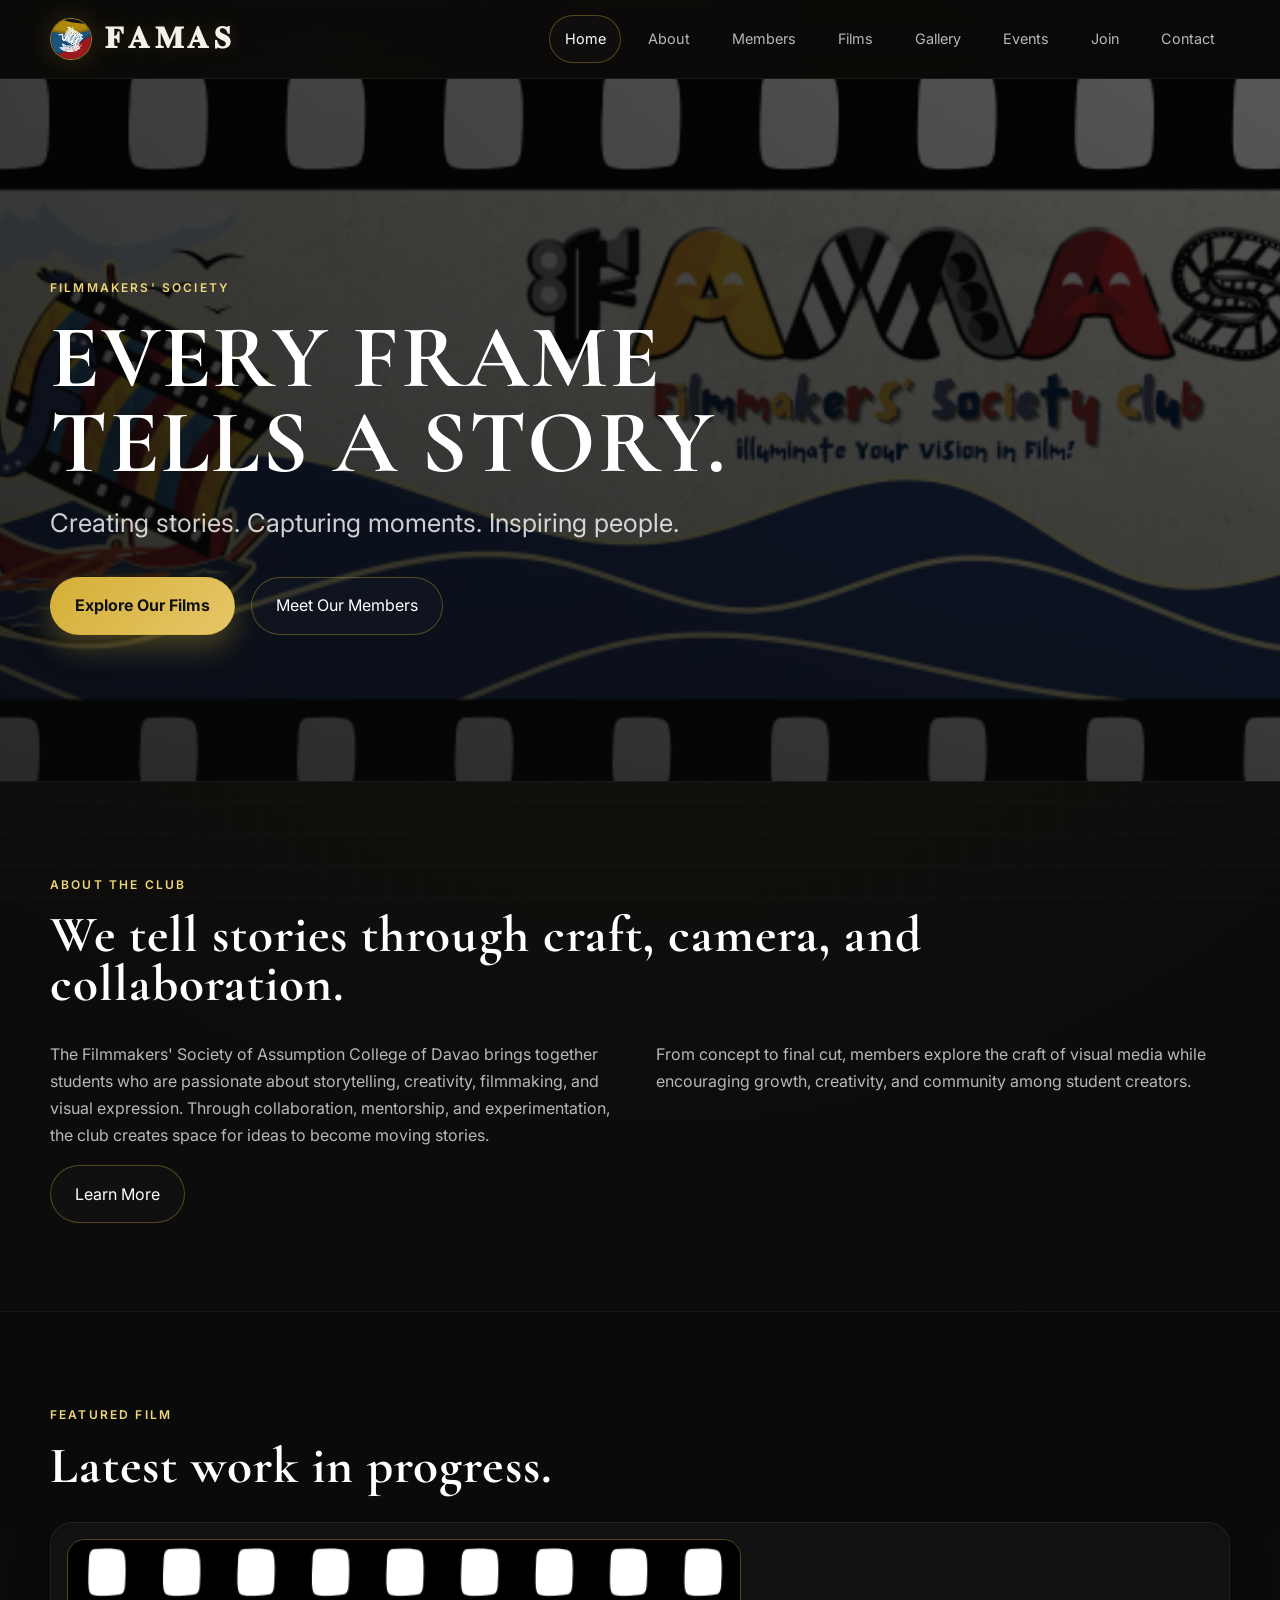
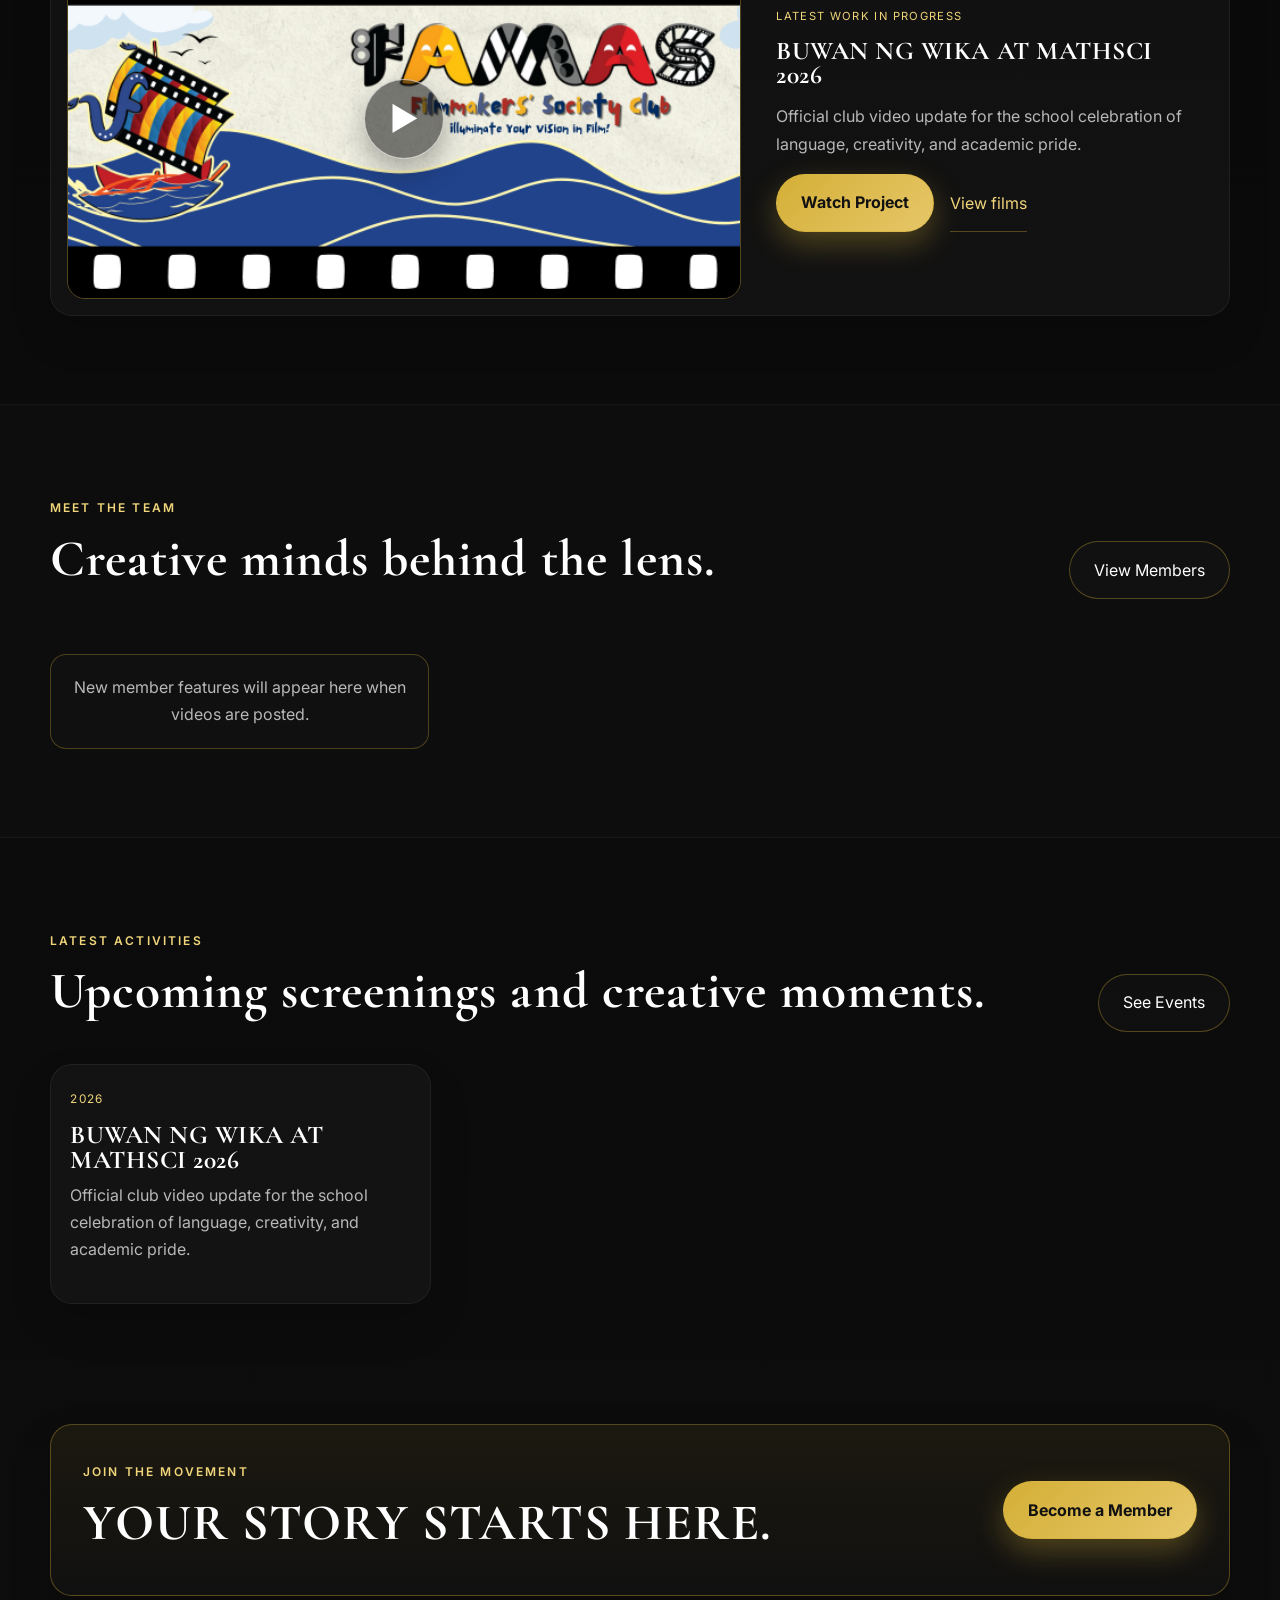
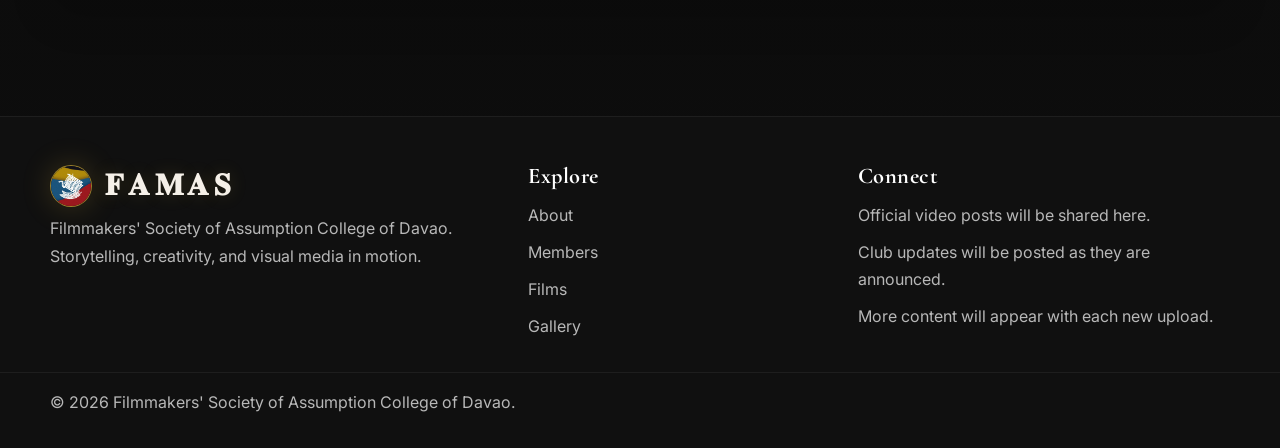
<file: index.html>
<!DOCTYPE html>
<html lang="en">
  <head>
    <meta charset="UTF-8" />
    <meta name="viewport" content="width=device-width, initial-scale=1.0" />
    <title>Filmmakers' Society of Assumption College of Davao | Home</title>
    <meta
      name="description"
      content="The Filmmakers' Society of Assumption College of Davao creates cinematic stories, collaborative student films, and creative media experiences."
    />
    <meta property="og:title" content="Filmmakers' Society of Assumption College of Davao" />
    <meta
      property="og:description"
      content="A cinematic home for creators, storytellers, and visual media enthusiasts at Assumption College of Davao."
    />
    <meta property="og:type" content="website" />
    <meta name="theme-color" content="#080808" />
    <link rel="preconnect" href="https://fonts.googleapis.com" />
    <link rel="preconnect" href="https://fonts.gstatic.com" crossorigin />
    <link href="https://fonts.googleapis.com/css2?family=Cormorant+Garamond:wght@500;600;700&family=Inter:wght@400;500;600;700&display=swap" rel="stylesheet" />
    <link rel="stylesheet" href="css/style.css" />
  </head>
  <body>
    <div class="page-shell">
      <header class="site-header">
        <nav class="nav container" aria-label="Main navigation">
          <a class="brand" href="index.html" aria-label="Filmmakers Society home">
            <img class="brand-mark" src="assets/images/gallery/famas_logo.jpg" alt="Filmmakers Society logo" />
            <span>𝐅𝐀𝐌𝐀𝐒</span>
          </a>

          <button class="nav-toggle" type="button" aria-expanded="false" aria-controls="navMenu" aria-label="Toggle navigation menu">
            <span></span>
            <span></span>
            <span></span>
          </button>

          <div class="nav-links" id="navMenu">
            <a href="index.html" class="active">Home</a>
            <a href="about.html">About</a>
            <a href="members.html">Members</a>
            <a href="films.html">Films</a>
            <a href="gallery.html">Gallery</a>
            <a href="events.html">Events</a>
            <a href="join.html">Join</a>
            <a href="contact.html">Contact</a>
          </div>
        </nav>
      </header>

      <main>
        <section class="hero">
          <div class="hero-media" role="img" aria-label="Filmmakers preparing a scene with dramatic lighting"></div>
          <div class="hero-overlay"></div>

          <div class="container hero-content reveal" data-reveal>
            <p class="eyebrow">FILMMAKERS' SOCIETY</p>
            <h1>EVERY FRAME TELLS A STORY.</h1>
            <p class="hero-tagline">Creating stories. Capturing moments. Inspiring people.</p>
            <div class="hero-actions">
              <a class="btn btn-primary" href="films.html">Explore Our Films</a>
              <a class="btn btn-secondary" href="members.html">Meet Our Members</a>
            </div>
          </div>
        </section>

        <section class="section muted-section">
          <div class="container about-preview reveal" data-reveal>
            <div class="section-heading">
              <p class="eyebrow">About the club</p>
              <h2>We tell stories through craft, camera, and collaboration.</h2>
            </div>
            <div class="about-copy-grid">
              <p>
                The Filmmakers&apos; Society of Assumption College of Davao brings together students who are passionate
                about storytelling, creativity, filmmaking, and visual expression. Through collaboration, mentorship,
                and experimentation, the club creates space for ideas to become moving stories.
              </p>
              <p>
                From concept to final cut, members explore the craft of visual media while encouraging growth, creativity,
                and community among student creators.
              </p>
            </div>
            <div class="section-action">
              <a class="btn btn-secondary" href="about.html">Learn More</a>
            </div>
          </div>
        </section>

        <section class="section">
          <div class="container featured-film reveal" data-reveal>
            <div class="section-heading">
              <p class="eyebrow">Featured film</p>
              <h2>Latest work in progress.</h2>
            </div>

            <div id="homeFeaturedFilm" class="film-feature-card card"></div>
          </div>
        </section>

        <section class="section muted-section">
          <div class="container reveal" data-reveal>
            <div class="section-heading row-title">
              <div>
                <p class="eyebrow">Meet the team</p>
                <h2>Creative minds behind the lens.</h2>
              </div>
              <a class="btn btn-secondary" href="members.html">View Members</a>
            </div>

            <div id="homeTeamGrid" class="team-grid"></div>
          </div>
        </section>

        <section class="section">
          <div class="container reveal" data-reveal>
            <div class="section-heading row-title">
              <div>
                <p class="eyebrow">Latest activities</p>
                <h2>Upcoming screenings and creative moments.</h2>
              </div>
              <a class="btn btn-secondary" href="events.html">See Events</a>
            </div>

            <div id="activitiesList" class="activities-list" aria-live="polite"></div>
          </div>
        </section>

        <section class="section cta-section">
          <div class="container reveal" data-reveal>
            <div class="cta-panel">
              <div>
                <p class="eyebrow">Join the movement</p>
                <h2>YOUR STORY STARTS HERE.</h2>
              </div>
              <a class="btn btn-primary" href="join.html">Become a Member</a>
            </div>
          </div>
        </section>
      </main>

      <footer class="site-footer">
        <div class="container footer-grid">
          <div>
            <a class="brand" href="index.html" aria-label="Filmmakers Society home">
              <img class="brand-mark" src="assets/images/gallery/famas_logo.jpg" alt="Filmmakers Society logo" />
              <span>𝐅𝐀𝐌𝐀𝐒</span>
            </a>
            <p class="footer-copy">
              Filmmakers&apos; Society of Assumption College of Davao. Storytelling, creativity, and visual media in motion.
            </p>
          </div>

          <div>
            <h3>Explore</h3>
            <ul class="footer-links">
              <li><a href="about.html">About</a></li>
              <li><a href="members.html">Members</a></li>
              <li><a href="films.html">Films</a></li>
              <li><a href="gallery.html">Gallery</a></li>
            </ul>
          </div>

          <div>
            <h3>Connect</h3>
            <ul class="footer-links">
              <li>Official video posts will be shared here.</li>
              <li>Club updates will be posted as they are announced.</li>
              <li>More content will appear with each new upload.</li>
            </ul>
          </div>
        </div>

        <div class="footer-bottom">
          <div class="container">
            <p>© <span id="currentYear"></span> Filmmakers&apos; Society of Assumption College of Davao.</p>
          </div>
        </div>
      </footer>
    </div>

    <script src="js/script.js"></script>
  </body>
</html>
</file>
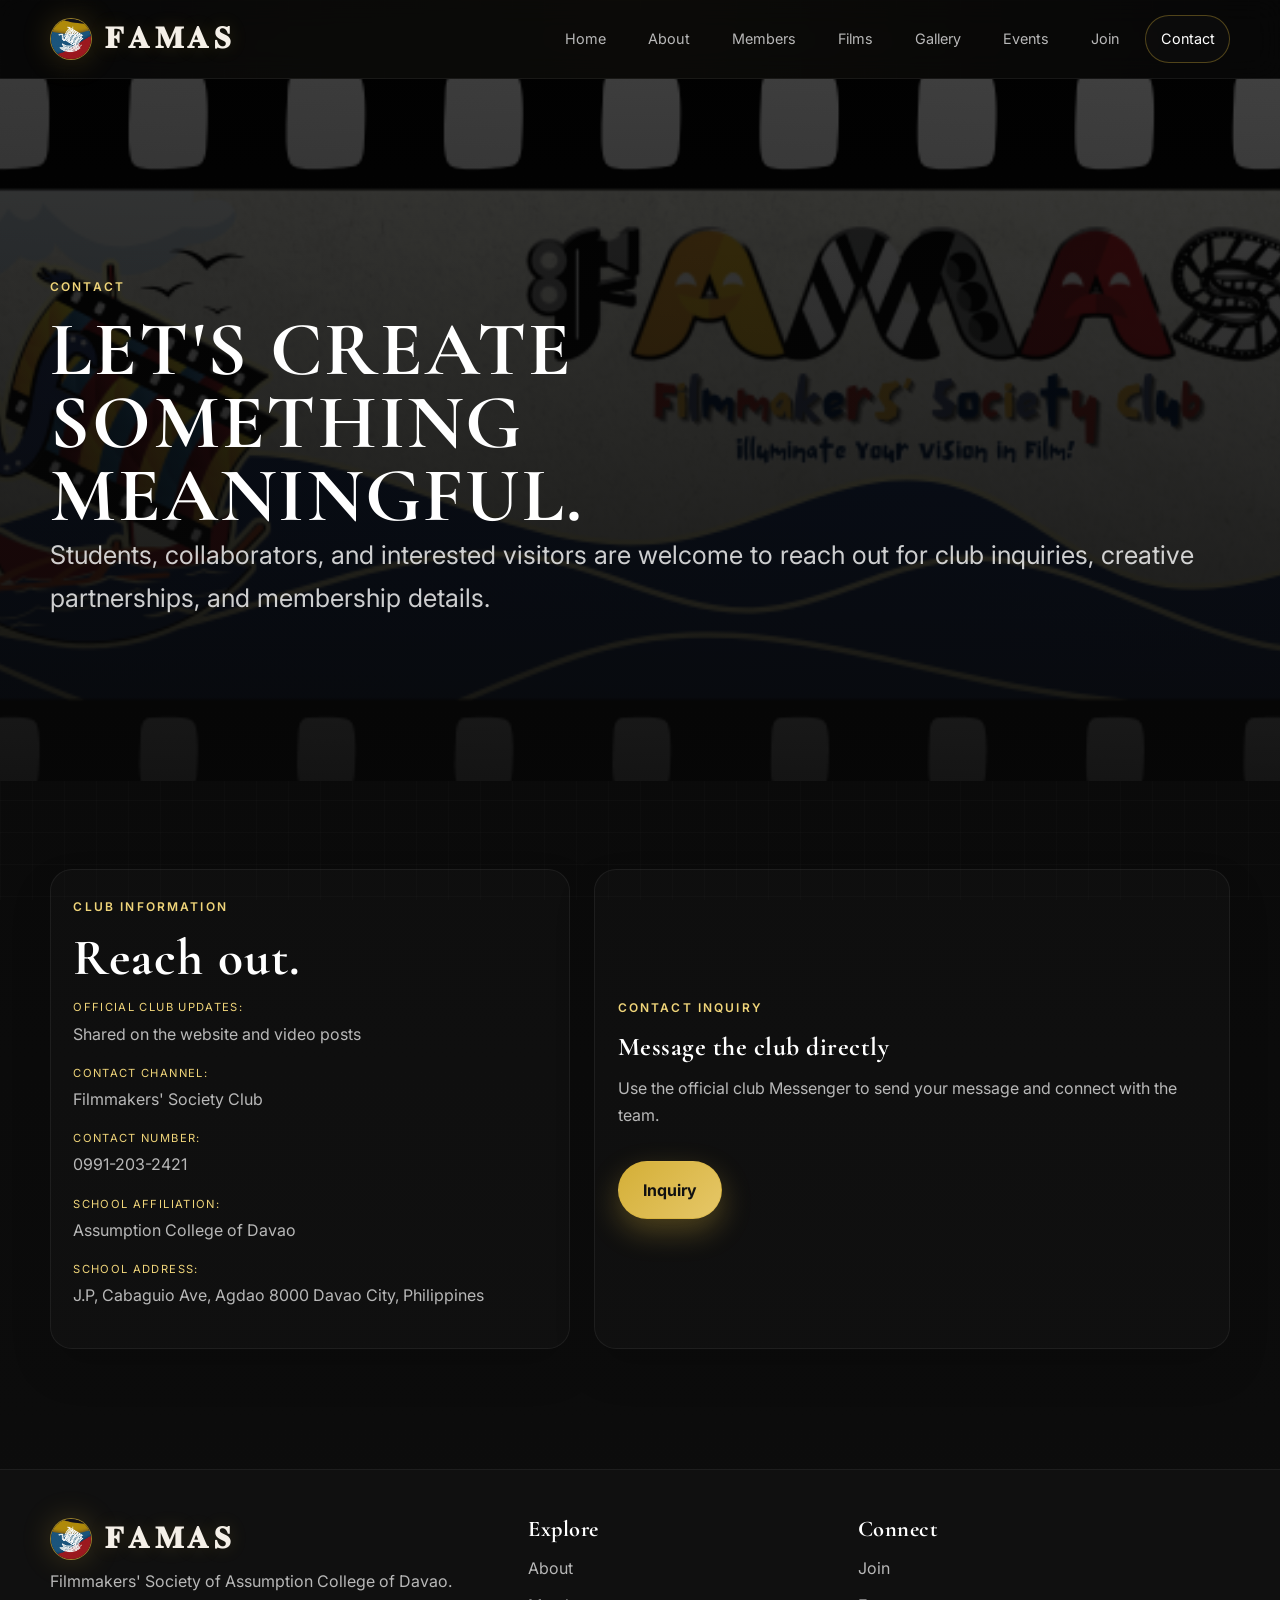
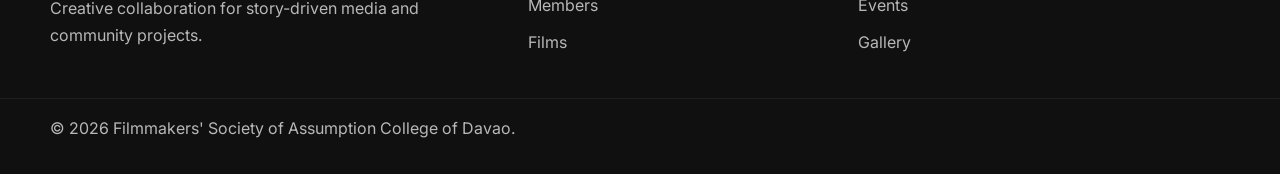
<file: contact.html>
<!DOCTYPE html>
<html lang="en">
  <head>
    <meta charset="UTF-8" />
    <meta name="viewport" content="width=device-width, initial-scale=1.0" />
    <title>Contact | Filmmakers' Society Club of Assumption College of Davao</title>
    <meta
      name="description"
      content="Contact the Filmmakers' Society Club of Assumption College of Davao for collaborations, inquiries, and club information."
    />
    <meta property="og:title" content="Contact | 𝐅𝐀𝐌𝐀𝐒" />
    <meta property="og:type" content="website" />
    <meta name="theme-color" content="#080808" />
    <link rel="preconnect" href="https://fonts.googleapis.com" />
    <link rel="preconnect" href="https://fonts.gstatic.com" crossorigin />
    <link href="https://fonts.googleapis.com/css2?family=Cormorant+Garamond:wght@500;600;700&family=Inter:wght@400;500;600;700&display=swap" rel="stylesheet" />
    <link rel="stylesheet" href="css/style.css" />
  </head>
  <body>
    <div class="page-shell">
      <header class="site-header">
        <nav class="nav container" aria-label="Main navigation">
          <a class="brand" href="index.html" aria-label="Filmmakers Society home">
            <img class="brand-mark" src="assets/images/gallery/famas_logo.jpg" alt="Filmmakers Society logo" />
            <span>𝐅𝐀𝐌𝐀𝐒</span>
          </a>

          <button class="nav-toggle" type="button" aria-expanded="false" aria-controls="navMenu" aria-label="Toggle navigation menu">
            <span></span>
            <span></span>
            <span></span>
          </button>

          <div class="nav-links" id="navMenu">
            <a href="index.html">Home</a>
            <a href="about.html">About</a>
            <a href="members.html">Members</a>
            <a href="films.html">Films</a>
            <a href="gallery.html">Gallery</a>
            <a href="events.html">Events</a>
            <a href="join.html">Join</a>
            <a href="contact.html" class="active">Contact</a>
          </div>
        </nav>
      </header>

      <main>
        <section class="page-hero cinematic-hero">
          <div class="page-hero-media" role="img" aria-label="Cinematic conversation with bright editing lights"></div>
          <div class="page-hero-overlay"></div>

          <div class="container reveal" data-reveal>
            <div class="page-hero-copy">
              <p class="eyebrow">Contact</p>
              <h1>LET&apos;S CREATE SOMETHING MEANINGFUL.</h1>
              <p class="hero-tagline">
                Students, collaborators, and interested visitors are welcome to reach out for club inquiries, creative partnerships, and membership details.
              </p>
            </div>
          </div>
        </section>

        <section class="section">
          <div class="container reveal" data-reveal>
            <div class="contact-layout">
              <div class="info-card">
                <p class="eyebrow">Club information</p>
                <h2>Reach out.</h2>

                <ul class="contact-list">
                  <li>
                    <span class="contact-label">Official club updates:</span>
                    <span>Shared on the website and video posts</span>
                  </li>
                  <li>
                    <span class="contact-label">Contact channel:</span>
                    <span>Filmmakers' Society Club</span>
                  </li>
                  <li>
                    <span class="contact-label">Contact Number:</span>
                    <span>0991-203-2421</span>
                  </li>
                  <li>
                    <span class="contact-label">School affiliation:</span>
                    <span>Assumption College of Davao</span>
                  </li>
                    <li>
                    <span class="contact-label">School Address:</span>
                    <span>J.P, Cabaguio Ave, Agdao 8000 Davao City, Philippines</span>
                  </li>
                </ul>


              </div>

              <aside class="info-card side-panel">
                <p class="eyebrow">Contact inquiry</p>
                <h3>Message the club directly</h3>
                <p>Use the official club Messenger to send your message and connect with the team.</p>
                <div class="form-actions" style="margin-top: 1rem;">
                  <a class="btn btn-primary" href="https://www.facebook.com/messages/t/1305474038363252" target="_blank" rel="noopener noreferrer">Inquiry</a>
                </div>
              </aside>
            </div>
          </div>
        </section>
      </main>

      <footer class="site-footer">
        <div class="container footer-grid">
          <div>
            <a class="brand" href="index.html" aria-label="Filmmakers Society home">
              <img class="brand-mark" src="assets/images/gallery/famas_logo.jpg" alt="Filmmakers Society logo" />
              <span>𝐅𝐀𝐌𝐀𝐒</span>
            </a>
            <p class="footer-copy">
              Filmmakers&apos; Society of Assumption College of Davao. Creative collaboration for story-driven media and community projects.
            </p>
          </div>

          <div>
            <h3>Explore</h3>
            <ul class="footer-links">
              <li><a href="about.html">About</a></li>
              <li><a href="members.html">Members</a></li>
              <li><a href="films.html">Films</a></li>
            </ul>
          </div>

          <div>
            <h3>Connect</h3>
            <ul class="footer-links">
              <li><a href="join.html">Join</a></li>
              <li><a href="events.html">Events</a></li>
              <li><a href="gallery.html">Gallery</a></li>
            </ul>
          </div>
        </div>

        <div class="footer-bottom">
          <div class="container">
            <p>© <span id="currentYear"></span> Filmmakers&apos; Society of Assumption College of Davao.</p>
          </div>
        </div>
      </footer>
    </div>

    <script src="js/script.js"></script>
  </body>
</html>
</file>
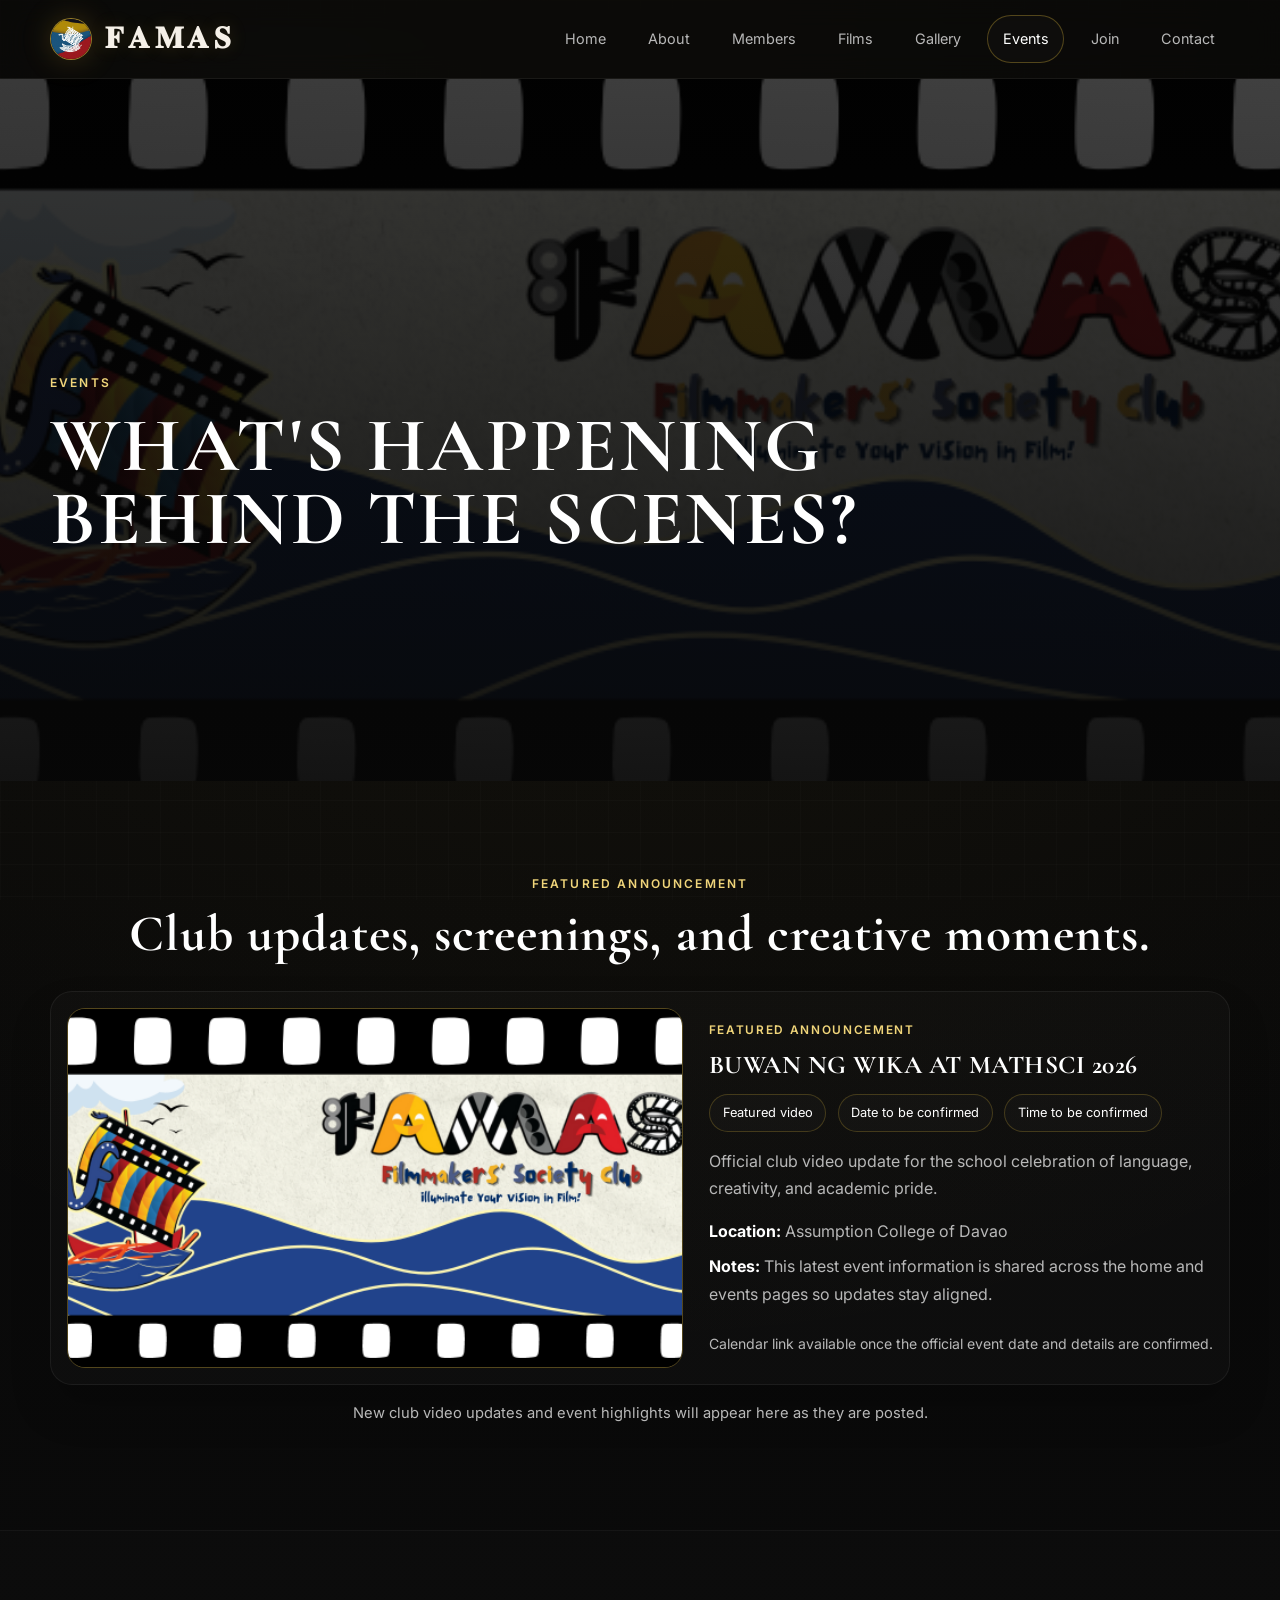
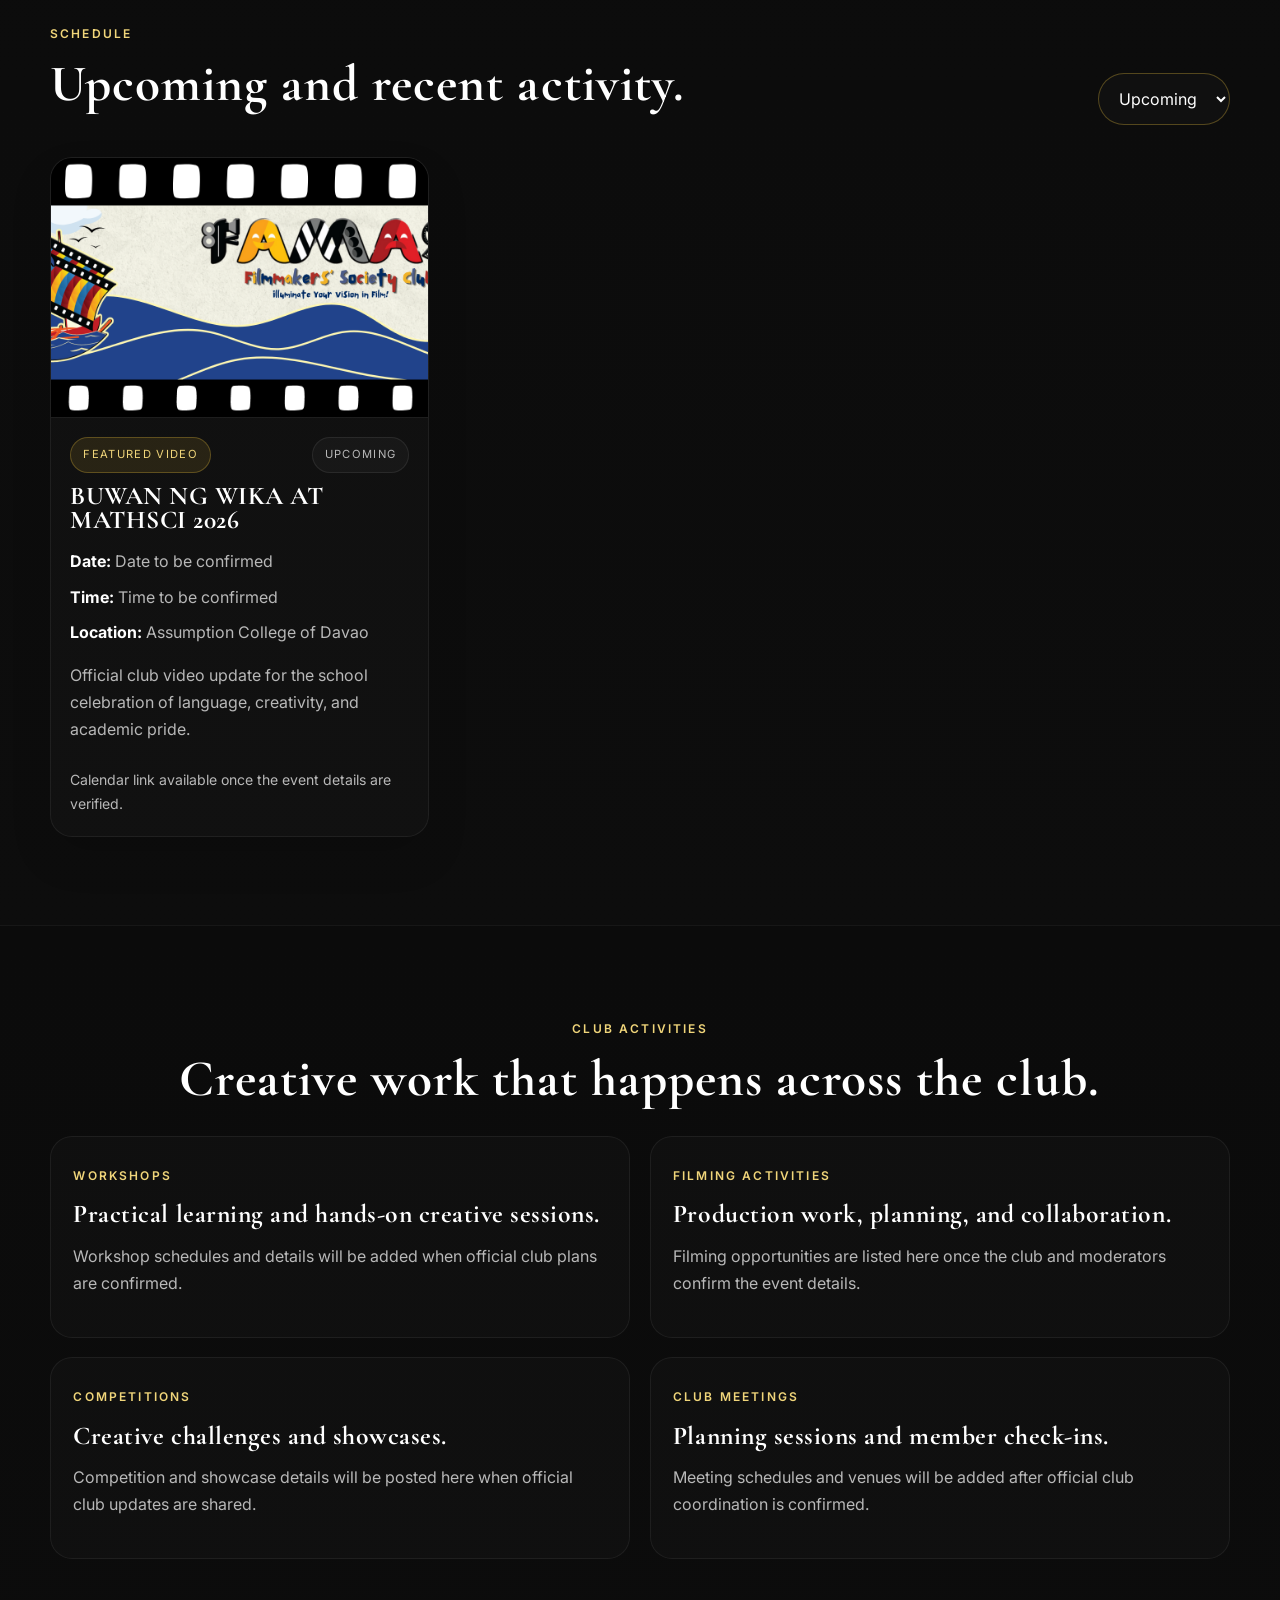
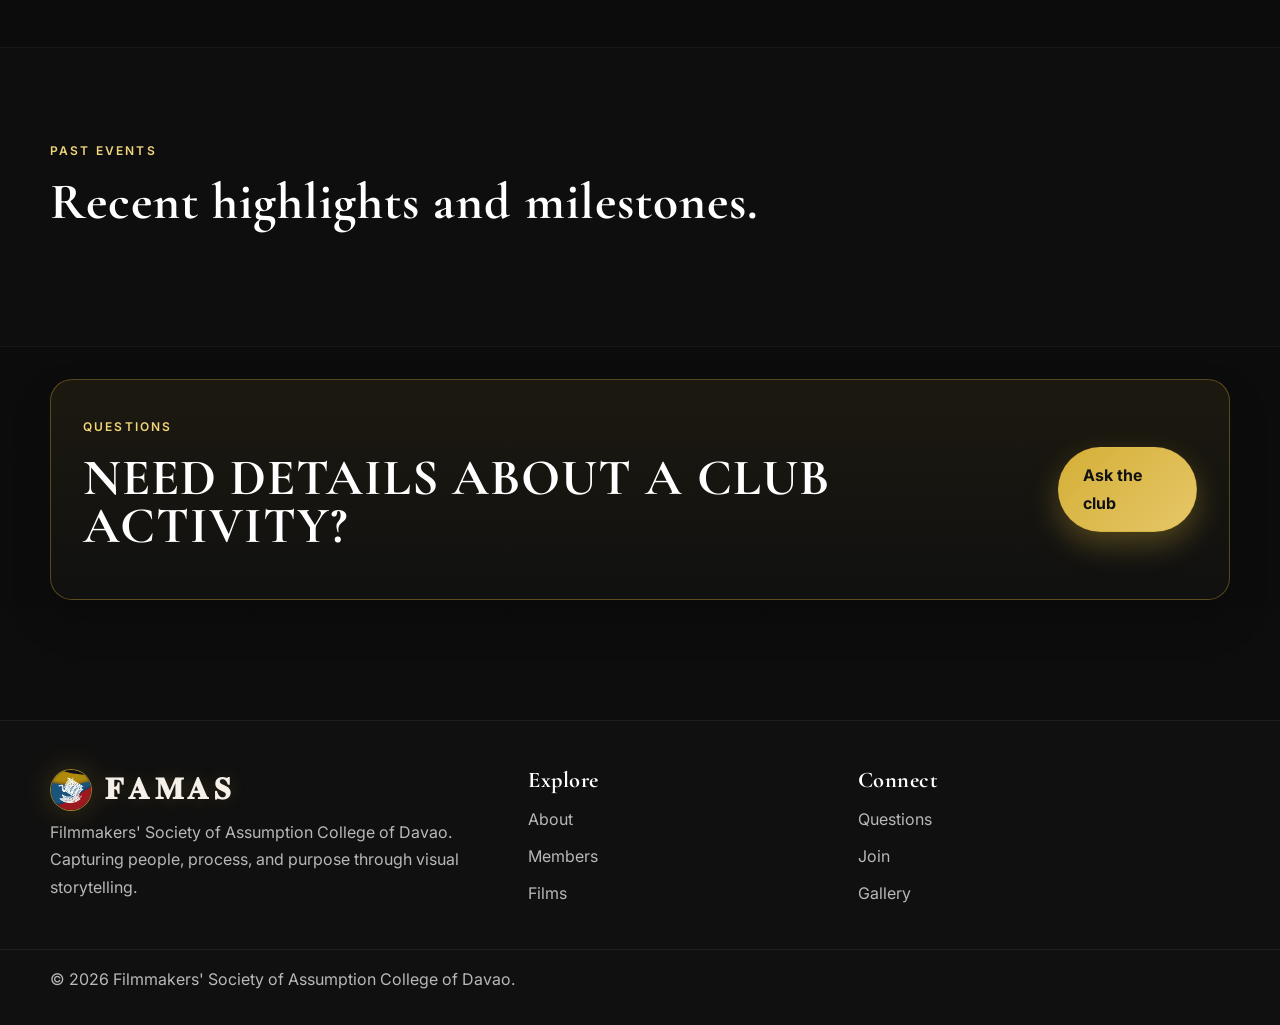
<file: events.html>
<!DOCTYPE html>
<html lang="en">
  <head>
    <meta charset="UTF-8" />
    <meta name="viewport" content="width=device-width, initial-scale=1.0" />
    <title>Events | Filmmakers' Society Club of Assumption College of Davao</title>
    <meta
      name="description"
      content="Browse upcoming and recent events, screenings, workshops, and club activities for the Filmmakers' Society Club of Assumption College of Davao."
    />
    <meta property="og:title" content="Events | 𝐅𝐀𝐌𝐀𝐒" />
    <meta property="og:type" content="website" />
    <meta name="theme-color" content="#080808" />
    <link rel="preconnect" href="https://fonts.googleapis.com" />
    <link rel="preconnect" href="https://fonts.gstatic.com" crossorigin />
    <link href="https://fonts.googleapis.com/css2?family=Cormorant+Garamond:wght@500;600;700&family=Inter:wght@400;500;600;700&display=swap" rel="stylesheet" />
    <link rel="stylesheet" href="css/style.css" />
  </head>
  <body>
    <div class="page-shell">
      <header class="site-header">
        <nav class="nav container" aria-label="Main navigation">
          <a class="brand" href="index.html" aria-label="Filmmakers Society home">
            <img class="brand-mark" src="assets/images/gallery/famas_logo.jpg" alt="Filmmakers Society logo" />
            <span>𝐅𝐀𝐌𝐀𝐒</span>
          </a>

          <button class="nav-toggle" type="button" aria-expanded="false" aria-controls="navMenu" aria-label="Toggle navigation menu">
            <span></span>
            <span></span>
            <span></span>
          </button>

          <div class="nav-links" id="navMenu">
            <a href="index.html">Home</a>
            <a href="about.html">About</a>
            <a href="members.html">Members</a>
            <a href="films.html">Films</a>
            <a href="gallery.html">Gallery</a>
            <a href="events.html" class="active">Events</a>
            <a href="join.html">Join</a>
            <a href="contact.html">Contact</a>
          </div>
        </nav>
      </header>

      <main>
        <section class="page-hero cinematic-hero">
          <div class="page-hero-media" role="img" aria-label="Cinematic event poster lighting and creative production backdrop"></div>
          <div class="page-hero-overlay"></div>

          <div class="container reveal" data-reveal>
            <div class="page-hero-copy">
              <p class="eyebrow">Events</p>
              <h1>WHAT&apos;S HAPPENING BEHIND THE SCENES?</h1>
            </div>
          </div>
        </section>

        <section class="section">
          <div class="container reveal" data-reveal>
            <div class="section-heading centered">
              <p class="eyebrow">Featured announcement</p>
              <h2>Club updates, screenings, and creative moments.</h2>
            </div>
            <div id="featuredEvent" aria-live="polite"></div>
            <p class="form-note" style="margin-top: 1rem; text-align: center;">
              New club video updates and event highlights will appear here as they are posted.
            </p>
          </div>
        </section>

        <section class="section muted-section">
          <div class="container reveal" data-reveal>
            <div class="section-heading row-title">
              <div>
                <p class="eyebrow">Schedule</p>
                <h2>Upcoming and recent activity.</h2>
              </div>
              <div class="event-filter-wrap">
                <label class="sr-only" for="eventFilter">Filter events</label>
                <select id="eventFilter" class="film-filter" aria-label="Filter events by status">
                  <option value="upcoming">Upcoming</option>
                  <option value="past">Past</option>
                  <option value="all">All</option>
                </select>
              </div>
            </div>

            <div id="eventsGrid" class="event-grid" aria-live="polite"></div>
            <div id="eventsEmptyState" class="empty-state" hidden>
              There are no upcoming events to display yet. Check back for confirmed screenings, workshops, and club activities as they are announced.
            </div>
          </div>
        </section>

        <section class="section">
          <div class="container reveal" data-reveal>
            <div class="section-heading centered">
              <p class="eyebrow">Club activities</p>
              <h2>Creative work that happens across the club.</h2>
            </div>

            <div class="event-category-grid">
              <article class="highlight-panel">
                <p class="eyebrow">Workshops</p>
                <h3>Practical learning and hands-on creative sessions.</h3>
                <p>Workshop schedules and details will be added when official club plans are confirmed.</p>
              </article>

              <article class="highlight-panel">
                <p class="eyebrow">Filming activities</p>
                <h3>Production work, planning, and collaboration.</h3>
                <p>Filming opportunities are listed here once the club and moderators confirm the event details.</p>
              </article>

              <article class="highlight-panel">
                <p class="eyebrow">Competitions</p>
                <h3>Creative challenges and showcases.</h3>
                <p>Competition and showcase details will be posted here when official club updates are shared.</p>
              </article>

              <article class="highlight-panel">
                <p class="eyebrow">Club meetings</p>
                <h3>Planning sessions and member check-ins.</h3>
                <p>Meeting schedules and venues will be added after official club coordination is confirmed.</p>
              </article>
            </div>
          </div>
        </section>

        <section class="section muted-section">
          <div class="container reveal" data-reveal>
            <div class="section-heading">
              <p class="eyebrow">Past events</p>
              <h2>Recent highlights and milestones.</h2>
            </div>
            <div id="pastEventsList" class="activities-list" aria-live="polite"></div>
          </div>
        </section>

        <section class="section cta-section">
          <div class="container reveal" data-reveal>
            <div class="cta-panel">
              <div>
                <p class="eyebrow">Questions</p>
                <h2>NEED DETAILS ABOUT A CLUB ACTIVITY?</h2>
              </div>
              <a class="btn btn-primary" href="contact.html">Ask the club</a>
            </div>
          </div>
        </section>
      </main>

      <footer class="site-footer">
        <div class="container footer-grid">
          <div>
            <a class="brand" href="index.html" aria-label="Filmmakers Society home">
              <img class="brand-mark" src="assets/images/gallery/famas_logo.jpg" alt="Filmmakers Society logo" />
              <span>𝐅𝐀𝐌𝐀𝐒</span>
            </a>
            <p class="footer-copy">
              Filmmakers&apos; Society of Assumption College of Davao. Capturing people, process, and purpose through visual storytelling.
            </p>
          </div>

          <div>
            <h3>Explore</h3>
            <ul class="footer-links">
              <li><a href="about.html">About</a></li>
              <li><a href="members.html">Members</a></li>
              <li><a href="films.html">Films</a></li>
            </ul>
          </div>

          <div>
            <h3>Connect</h3>
            <ul class="footer-links">
              <li><a href="contact.html">Questions</a></li>
              <li><a href="join.html">Join</a></li>
              <li><a href="gallery.html">Gallery</a></li>
            </ul>
          </div>
        </div>

        <div class="footer-bottom">
          <div class="container">
            <p>© <span id="currentYear"></span> Filmmakers&apos; Society of Assumption College of Davao.</p>
          </div>
        </div>
      </footer>
    </div>

    <script src="js/script.js"></script>
  </body>
</html>
</file>
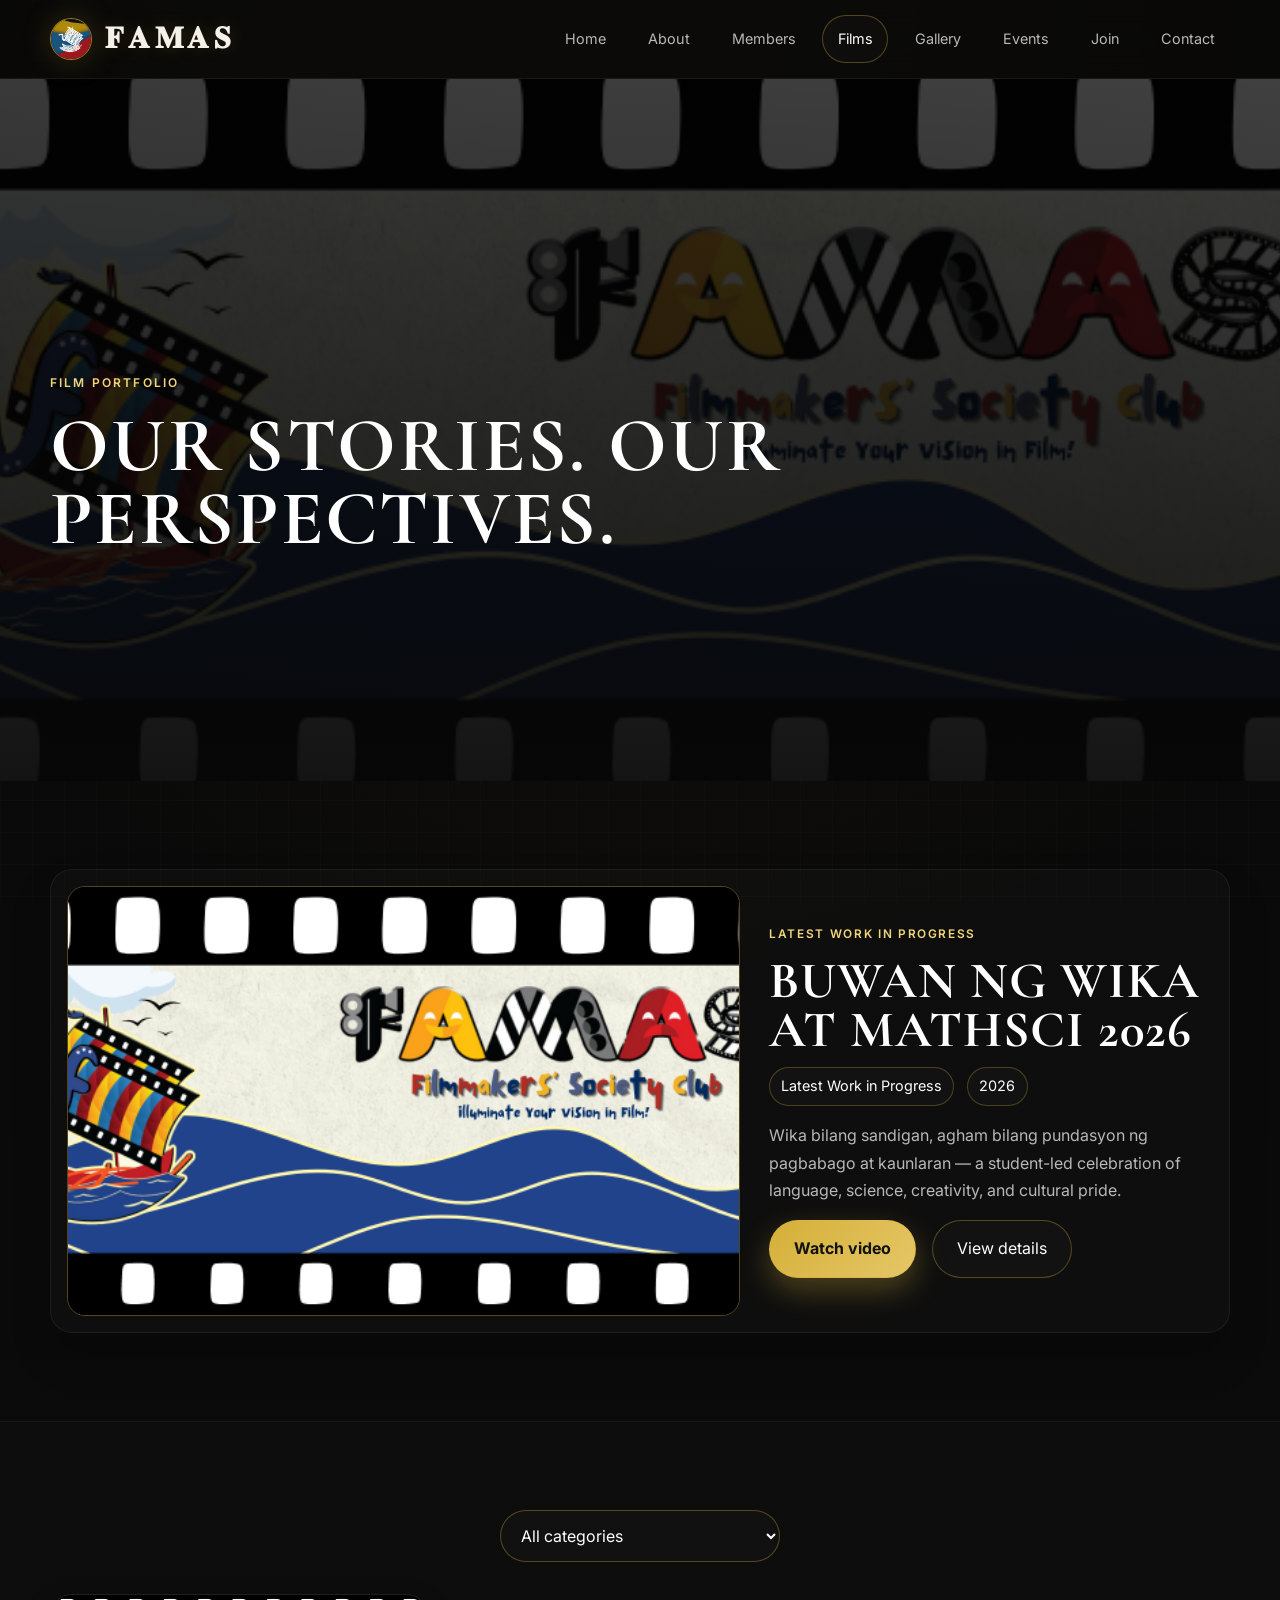
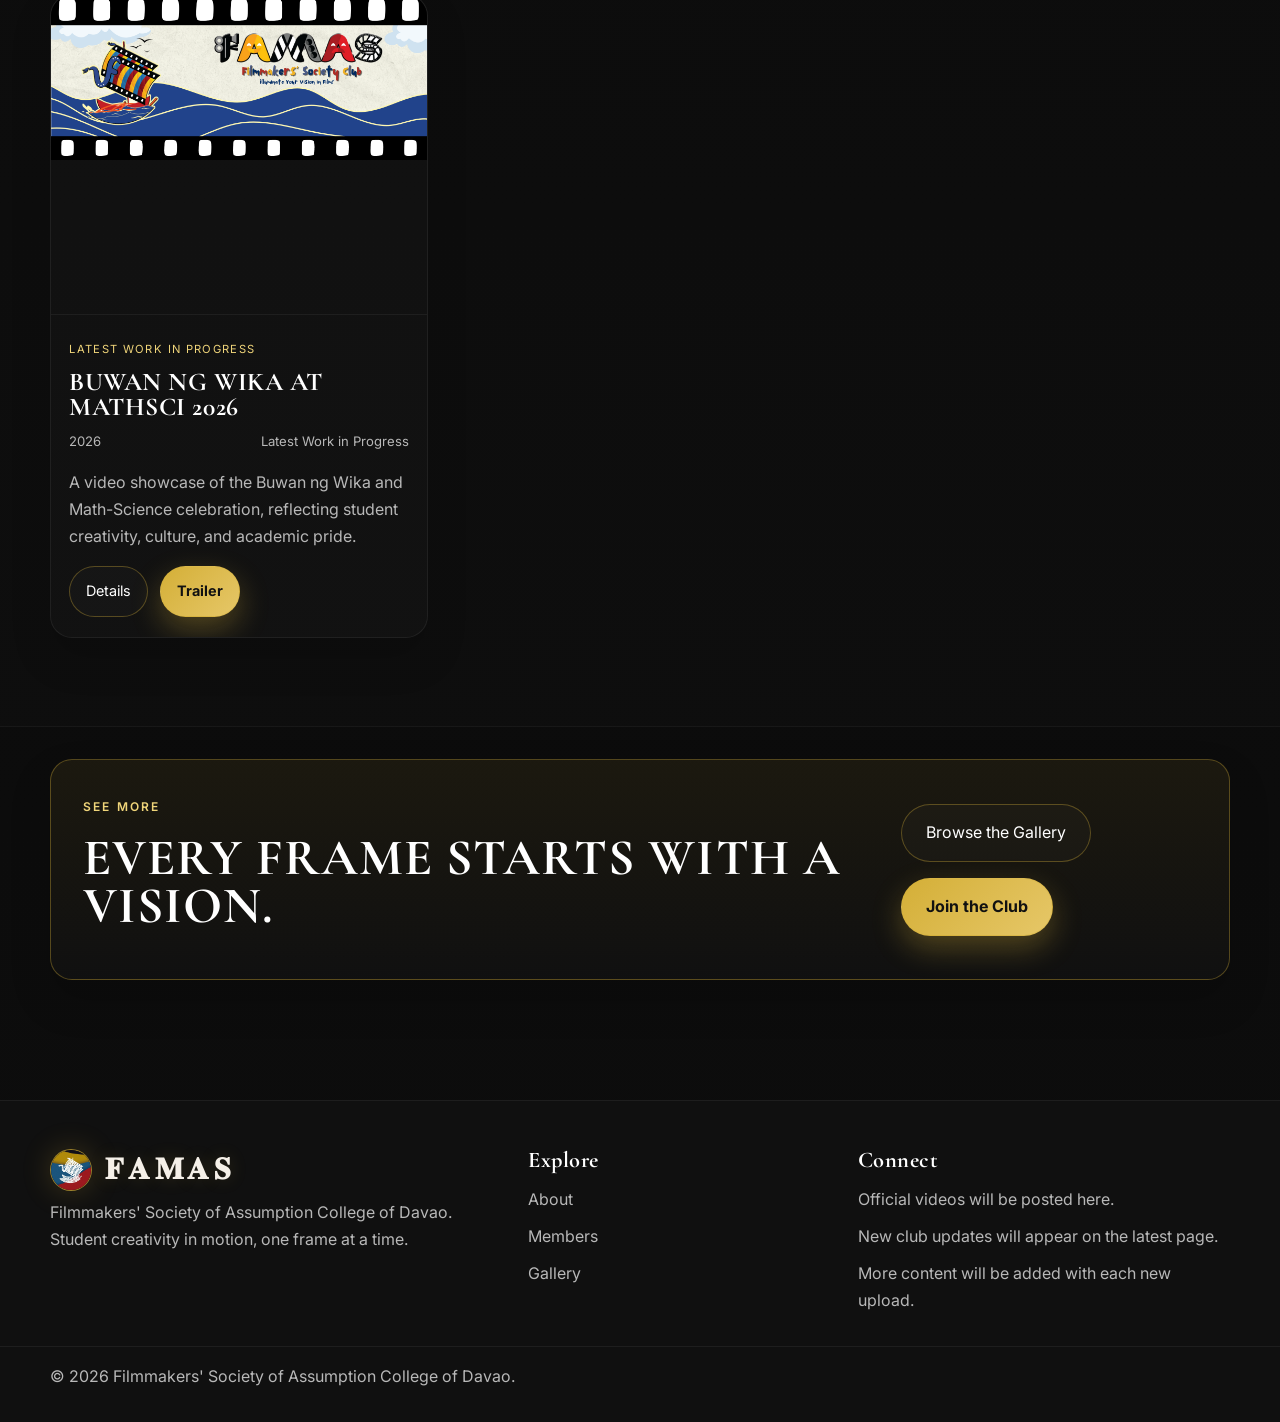
<file: films.html>
<!DOCTYPE html>
<html lang="en">
  <head>
    <meta charset="UTF-8" />
    <meta name="viewport" content="width=device-width, initial-scale=1.0" />
    <title>Films | Filmmakers' Society Club of Assumption College of Davao</title>
    <meta
      name="description"
      content="Explore short films, documentaries, and visual projects from the Filmmakers' Society Club of Assumption College of Davao."
    />
    <meta property="og:title" content="Films | 𝐅𝐀𝐌𝐀𝐒" />
    <meta property="og:type" content="website" />
    <meta name="theme-color" content="#080808" />
    <link rel="preconnect" href="https://fonts.googleapis.com" />
    <link rel="preconnect" href="https://fonts.gstatic.com" crossorigin />
    <link href="https://fonts.googleapis.com/css2?family=Cormorant+Garamond:wght@500;600;700&family=Inter:wght@400;500;600;700&display=swap" rel="stylesheet" />
    <link rel="stylesheet" href="css/style.css" />
  </head>
  <body class="films-page">
    <div class="page-shell">
      <header class="site-header">
        <nav class="nav container" aria-label="Main navigation">
          <a class="brand" href="index.html" aria-label="Filmmakers Society home">
            <img class="brand-mark" src="assets/images/gallery/famas_logo.jpg" alt="Filmmakers Society logo" />
            <span>𝐅𝐀𝐌𝐀𝐒</span>
          </a>

          <button class="nav-toggle" type="button" aria-expanded="false" aria-controls="navMenu" aria-label="Toggle navigation menu">
            <span></span>
            <span></span>
            <span></span>
          </button>

          <div class="nav-links" id="navMenu">
            <a href="index.html">Home</a>
            <a href="about.html">About</a>
            <a href="members.html">Members</a>
            <a href="films.html">Films</a>
            <a href="gallery.html">Gallery</a>
            <a href="events.html">Events</a>
            <a href="join.html">Join</a>
            <a href="contact.html">Contact</a>
          </div>
        </nav>
      </header>

      <main>
        <section class="page-hero cinematic-hero">
          <div class="page-hero-media" role="img" aria-label="Feature film teaser with cinematic lighting"></div>
          <div class="page-hero-overlay"></div>

          <div class="container reveal" data-reveal>
            <div class="page-hero-copy">
              <p class="eyebrow">Film portfolio</p>
              <h1>OUR STORIES. OUR PERSPECTIVES.</h1>
            </div>
          </div>
        </section>

        <section class="section">
          <div class="container reveal" data-reveal>
            <div id="featuredFilm" class="featured-film-panel" aria-live="polite"></div>
          </div>
        </section>

        <section class="section muted-section">
          <div class="container reveal" data-reveal>
            <div class="film-toolbar" aria-label="Film filters and view controls">
              <label class="sr-only" for="filmFilter">Filter films by category</label>
              <select id="filmFilter" class="film-filter" aria-label="Filter by film category">
                <option value="all">All categories</option>
              </select>
            </div>

            <div id="filmGrid" class="film-grid" aria-live="polite"></div>
            <div id="filmNoResults" class="empty-state" hidden>
              No films currently match this category. Try another filter or check back for new project updates.
            </div>
          </div>
        </section>

        <section class="section cta-section">
          <div class="container reveal" data-reveal>
            <div class="cta-panel">
              <div>
                <p class="eyebrow">See more</p>
                <h2>EVERY FRAME STARTS WITH A VISION.</h2>
              </div>
              <div class="hero-actions">
                <a class="btn btn-secondary" href="gallery.html">Browse the Gallery</a>
                <a class="btn btn-primary" href="join.html">Join the Club</a>
              </div>
            </div>
          </div>
        </section>
      </main>

      <footer class="site-footer">
        <div class="container footer-grid">
          <div>
            <a class="brand" href="index.html" aria-label="Filmmakers Society home">
              <img class="brand-mark" src="assets/images/gallery/famas_logo.jpg" alt="Filmmakers Society logo" />
              <span>𝐅𝐀𝐌𝐀𝐒</span>
            </a>
            <p class="footer-copy">
              Filmmakers&apos; Society of Assumption College of Davao. Student creativity in motion, one frame at a time.
            </p>
          </div>

          <div>
            <h3>Explore</h3>
            <ul class="footer-links">
              <li><a href="about.html">About</a></li>
              <li><a href="members.html">Members</a></li>
              <li><a href="gallery.html">Gallery</a></li>
            </ul>
          </div>

          <div>
            <h3>Connect</h3>
            <ul class="footer-links">
              <li>Official videos will be posted here.</li>
              <li>New club updates will appear on the latest page.</li>
              <li>More content will be added with each new upload.</li>
            </ul>
          </div>
        </div>

        <div class="footer-bottom">
          <div class="container">
            <p>© <span id="currentYear"></span> Filmmakers&apos; Society of Assumption College of Davao.</p>
          </div>
        </div>
      </footer>
    </div>

    <div id="filmModal" class="film-modal-backdrop" hidden aria-hidden="true">
      <div class="film-modal" role="dialog" aria-modal="true" aria-labelledby="filmModalTitle">
        <button id="closeFilmModal" class="film-modal-close" type="button" aria-label="Close film details">×</button>
        <div id="filmModalContent"></div>
      </div>
    </div>

    <script src="js/script.js"></script>
  </body>
</html>
</file>
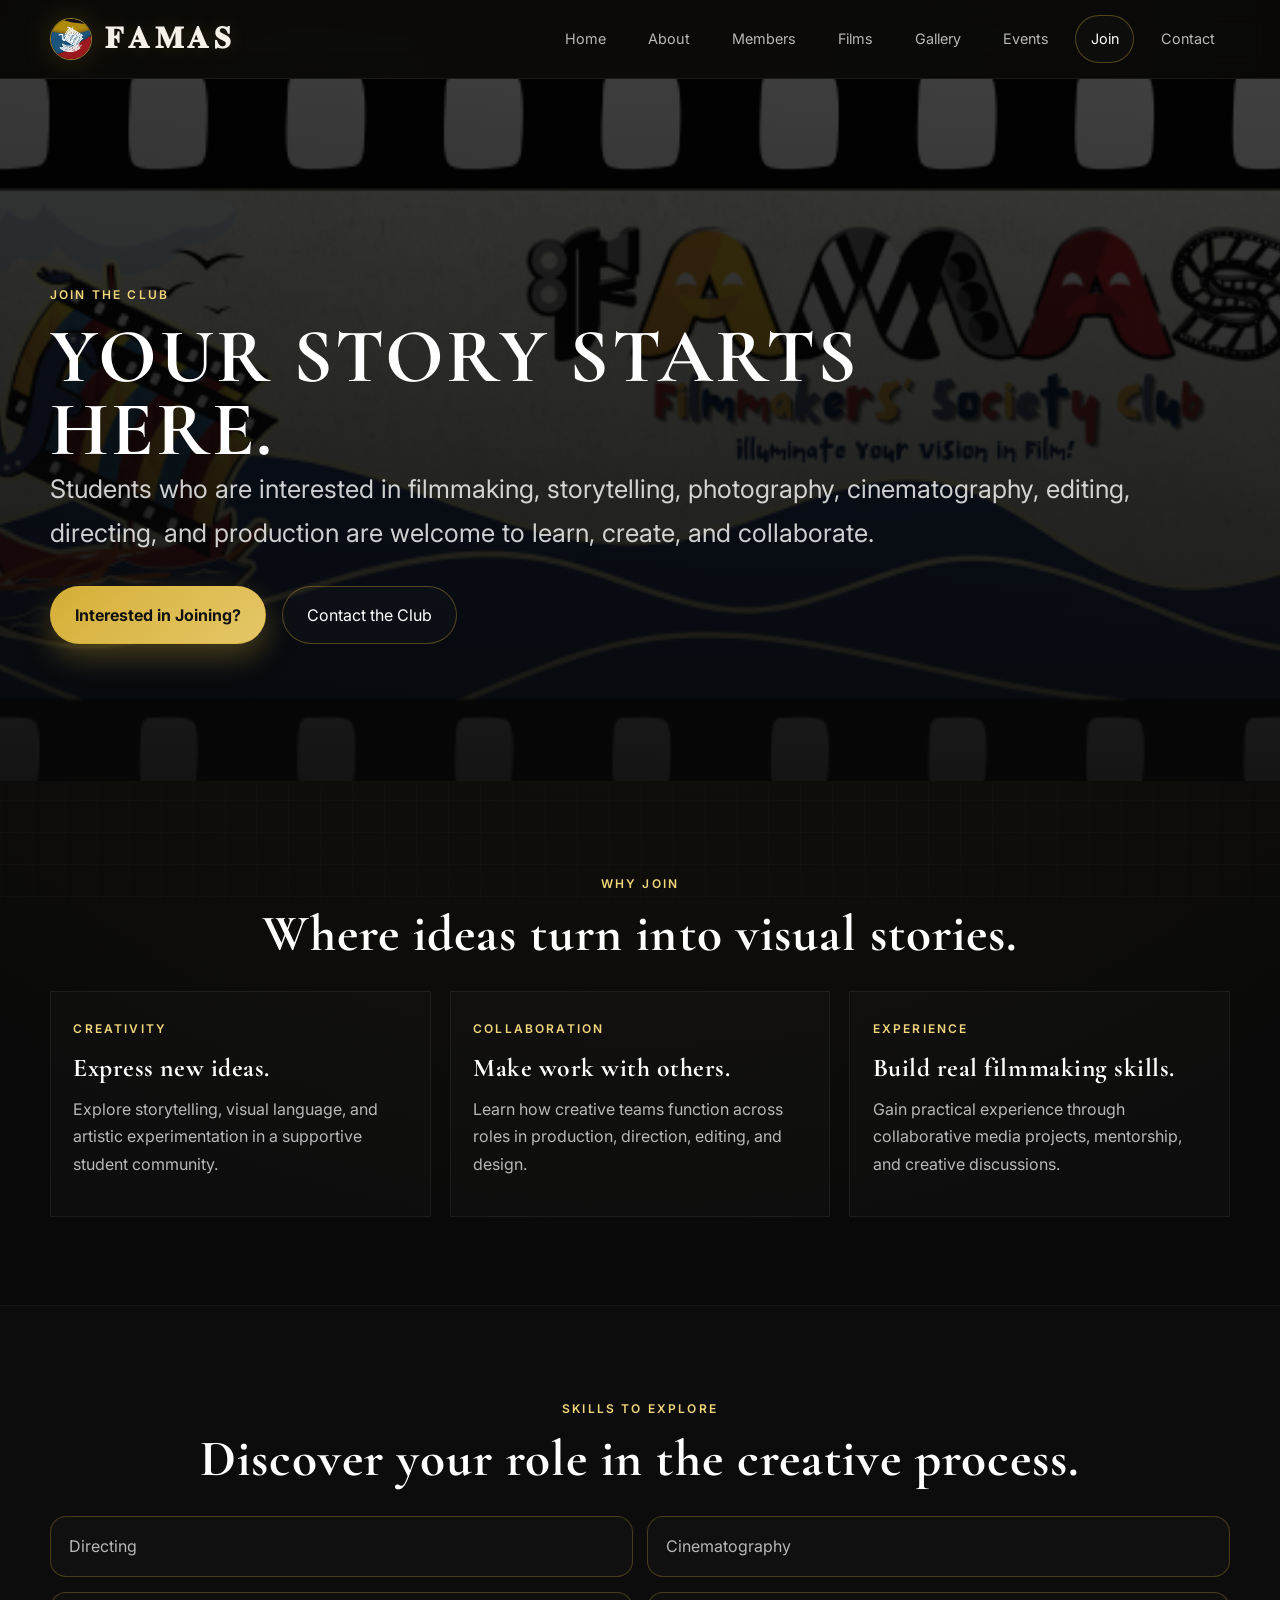
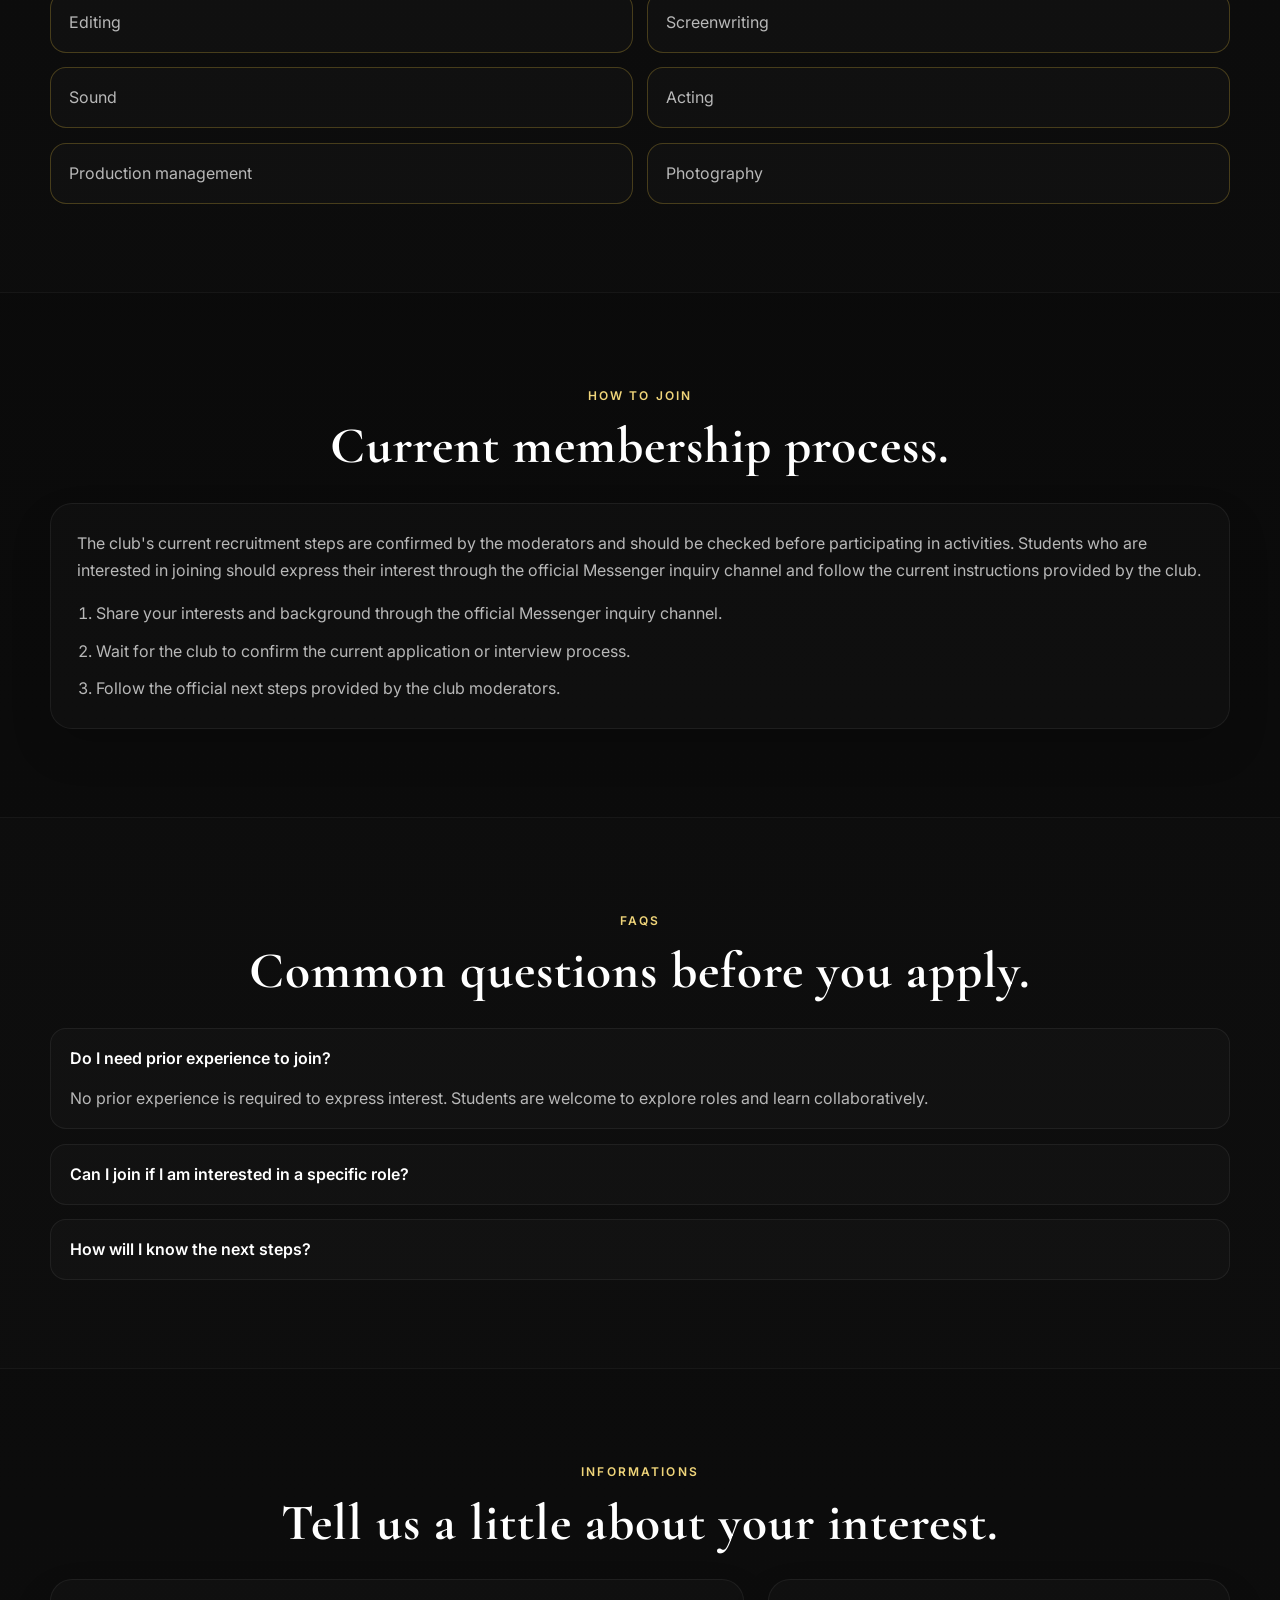
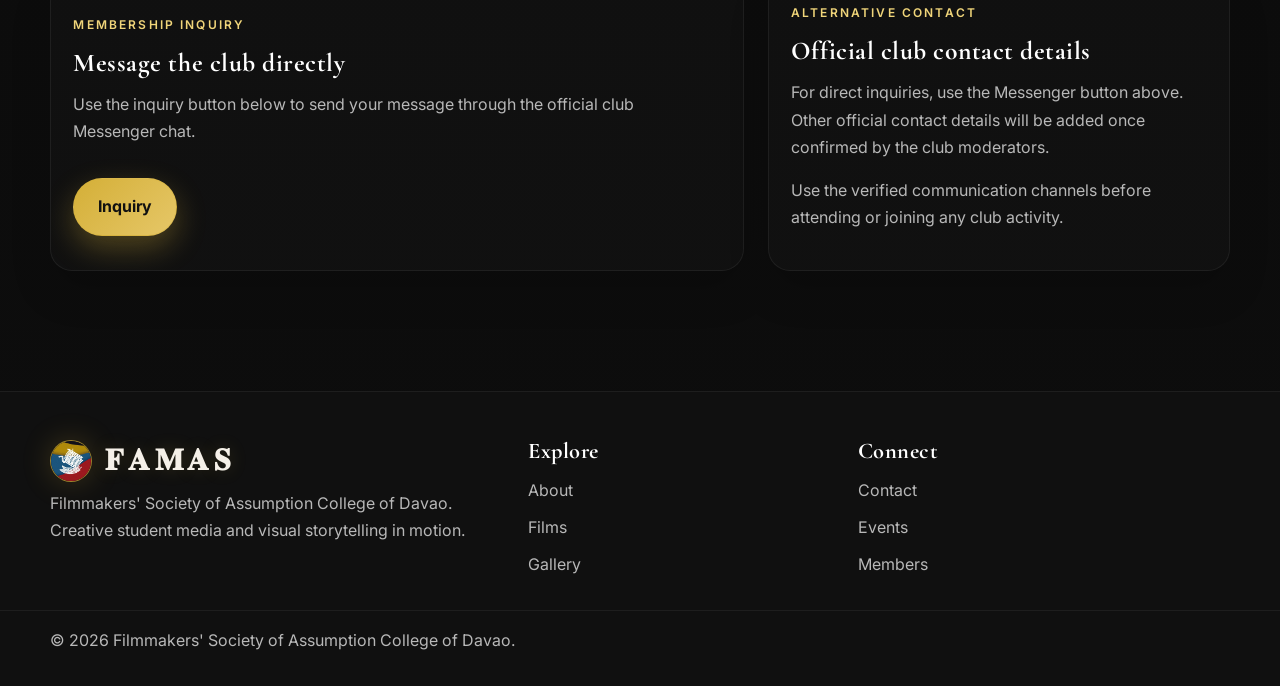
<file: join.html>
<!DOCTYPE html>
<html lang="en">
  <head>
    <meta charset="UTF-8" />
    <meta name="viewport" content="width=device-width, initial-scale=1.0" />
    <title>Join | Filmmakers' Society Club of Assumption College of Davao</title>
    <meta
      name="description"
      content="Learn about joining the Filmmakers' Society Club of Assumption College of Davao and share your interest in filmmaking, media, and storytelling."
    />
    <meta property="og:title" content="Join | 𝐅𝐀𝐌𝐀𝐒" />
    <meta property="og:type" content="website" />
    <meta name="theme-color" content="#080808" />
    <link rel="preconnect" href="https://fonts.googleapis.com" />
    <link rel="preconnect" href="https://fonts.gstatic.com" crossorigin />
    <link href="https://fonts.googleapis.com/css2?family=Cormorant+Garamond:wght@500;600;700&family=Inter:wght@400;500;600;700&display=swap" rel="stylesheet" />
    <link rel="stylesheet" href="css/style.css" />
  </head>
  <body>
    <div class="page-shell">
      <header class="site-header">
        <nav class="nav container" aria-label="Main navigation">
          <a class="brand" href="index.html" aria-label="Filmmakers Society home">
            <img class="brand-mark" src="assets/images/gallery/famas_logo.jpg" alt="Filmmakers Society logo" />
            <span>𝐅𝐀𝐌𝐀𝐒</span>
          </a>

          <button class="nav-toggle" type="button" aria-expanded="false" aria-controls="navMenu" aria-label="Toggle navigation menu">
            <span></span>
            <span></span>
            <span></span>
          </button>

          <div class="nav-links" id="navMenu">
            <a href="index.html">Home</a>
            <a href="about.html">About</a>
            <a href="members.html">Members</a>
            <a href="films.html">Films</a>
            <a href="gallery.html">Gallery</a>
            <a href="events.html">Events</a>
            <a href="join.html" class="active">Join</a>
            <a href="contact.html">Contact</a>
          </div>
        </nav>
      </header>

      <main>
        <section class="page-hero cinematic-hero">
          <div class="page-hero-media" role="img" aria-label="Students collaborating on a cinematic production"></div>
          <div class="page-hero-overlay"></div>

          <div class="container reveal" data-reveal>
            <div class="page-hero-copy">
              <p class="eyebrow">Join the club</p>
              <h1>YOUR STORY STARTS HERE.</h1>
              <p class="hero-tagline">
                Students who are interested in filmmaking, storytelling, photography, cinematography, editing, directing, and production are welcome to learn, create, and collaborate.
              </p>
              <div class="hero-actions">
                <a class="btn btn-primary" href="#joinForm">Interested in Joining?</a>
                <a class="btn btn-secondary" href="contact.html">Contact the Club</a>
              </div>
            </div>
          </div>
        </section>

        <section class="section">
          <div class="container reveal" data-reveal>
            <div class="section-heading centered">
              <p class="eyebrow">Why join</p>
              <h2>Where ideas turn into visual stories.</h2>
            </div>

            <div class="vision-grid">
              <article class="statement-card">
                <p class="eyebrow">Creativity</p>
                <h3>Express new ideas.</h3>
                <p>Explore storytelling, visual language, and artistic experimentation in a supportive student community.</p>
              </article>

              <article class="statement-card">
                <p class="eyebrow">Collaboration</p>
                <h3>Make work with others.</h3>
                <p>Learn how creative teams function across roles in production, direction, editing, and design.</p>
              </article>

              <article class="statement-card">
                <p class="eyebrow">Experience</p>
                <h3>Build real filmmaking skills.</h3>
                <p>Gain practical experience through collaborative media projects, mentorship, and creative discussions.</p>
              </article>
            </div>
          </div>
        </section>

        <section class="section muted-section">
          <div class="container reveal" data-reveal>
            <div class="section-heading centered">
              <p class="eyebrow">Skills to explore</p>
              <h2>Discover your role in the creative process.</h2>
            </div>

            <ul class="skill-list" aria-label="Skills students can explore in the club">
              <li>Directing</li>
              <li>Cinematography</li>
              <li>Editing</li>
              <li>Screenwriting</li>
              <li>Sound</li>
              <li>Acting</li>
              <li>Production management</li>
              <li>Photography</li>
            </ul>
          </div>
        </section>

        <section class="section">
          <div class="container reveal" data-reveal>
            <div class="section-heading centered">
              <p class="eyebrow">How to join</p>
              <h2>Current membership process.</h2>
            </div>

            <div class="info-card join-steps">
              <p>
                The club&apos;s current recruitment steps are confirmed by the moderators and should be checked before participating in activities.
                Students who are interested in joining should express their interest through the official Messenger inquiry channel and follow the current instructions provided by the club.
              </p>
              <ol>
                <li>Share your interests and background through the official Messenger inquiry channel.</li>
                <li>Wait for the club to confirm the current application or interview process.</li>
                <li>Follow the official next steps provided by the club moderators.</li>
              </ol>
            </div>
          </div>
        </section>

        <section class="section muted-section">
          <div class="container reveal" data-reveal>
            <div class="section-heading centered">
              <p class="eyebrow">FAQs</p>
              <h2>Common questions before you apply.</h2>
            </div>

            <div class="faq-list">
              <details open>
                <summary>Do I need prior experience to join?</summary>
                <p>No prior experience is required to express interest. Students are welcome to explore roles and learn collaboratively.</p>
              </details>

              <details>
                <summary>Can I join if I am interested in a specific role?</summary>
                <p>Yes. Students may share their areas of interest, such as cinematography, production, editing, or storytelling, through the official inquiry channel.</p>
              </details>

              <details>
                <summary>How will I know the next steps?</summary>
                <p>The club will confirm the current membership process and any next steps through its official communication channels once the request is reviewed.</p>
              </details>
            </div>
          </div>
        </section>

        <section class="section" id="joinFormSection">
          <div class="container reveal" data-reveal>
            <div class="section-heading centered">
              <p class="eyebrow">Informations</p>
              <h2>Tell us a little about your interest.</h2>
            </div>

            <div class="form-wrapper">
              <aside class="info-card side-panel">
                <p class="eyebrow">Membership inquiry</p>
                <h3>Message the club directly</h3>
                <p>Use the inquiry button below to send your message through the official club Messenger chat.</p>
                <div class="form-actions" style="margin-top: 1rem;">
                  <a class="btn btn-primary" href="https://www.facebook.com/messages/t/1305474038363252" target="_blank" rel="noopener noreferrer">Inquiry</a>
                </div>
              </aside>

              <aside class="info-card side-panel">
                <p class="eyebrow">Alternative contact</p>
                <h3>Official club contact details</h3>
                <p>For direct inquiries, use the Messenger button above. Other official contact details will be added once confirmed by the club moderators.</p>
                <p class="muted-copy">Use the verified communication channels before attending or joining any club activity.</p>
              </aside>
            </div>
          </div>
        </section>
      </main>

      <footer class="site-footer">
        <div class="container footer-grid">
          <div>
            <a class="brand" href="index.html" aria-label="Filmmakers Society home">
              <img class="brand-mark" src="assets/images/gallery/famas_logo.jpg" alt="Filmmakers Society logo" />
              <span>𝐅𝐀𝐌𝐀𝐒</span>
            </a>
            <p class="footer-copy">
              Filmmakers&apos; Society of Assumption College of Davao. Creative student media and visual storytelling in motion.
            </p>
          </div>

          <div>
            <h3>Explore</h3>
            <ul class="footer-links">
              <li><a href="about.html">About</a></li>
              <li><a href="films.html">Films</a></li>
              <li><a href="gallery.html">Gallery</a></li>
            </ul>
          </div>

          <div>
            <h3>Connect</h3>
            <ul class="footer-links">
              <li><a href="contact.html">Contact</a></li>
              <li><a href="events.html">Events</a></li>
              <li><a href="members.html">Members</a></li>
            </ul>
          </div>
        </div>

        <div class="footer-bottom">
          <div class="container">
            <p>© <span id="currentYear"></span> Filmmakers&apos; Society of Assumption College of Davao.</p>
          </div>
        </div>
      </footer>
    </div>

    <script src="js/script.js"></script>
  </body>
</html>
</file>
<file: css/style.css>
:root {
  --bg: #080808;
  --bg-alt: #151515;
  --bg-soft: #1f1f1f;
  --panel: rgba(255, 255, 255, 0.03);
  --panel-strong: rgba(255, 255, 255, 0.06);
  --accent: #d4af37;
  --accent-strong: #f0d57a;
  --text: #ffffff;
  --muted: #b8b8b8;
  --line: rgba(212, 175, 55, 0.35);
  --shadow: rgba(0, 0, 0, 0.45);
  --radius: 22px;
  --container: 1180px;
}

* {
  box-sizing: border-box;
}

html {
  scroll-behavior: smooth;
}

body {
  margin: 0;
  font-family: "Inter", Arial, sans-serif;
  background:
    radial-gradient(circle at top, rgba(212, 175, 55, 0.08), transparent 32%),
    linear-gradient(180deg, #080808 0%, #0d0d0d 100%);
  color: var(--text);
  line-height: 1.7;
}

body::before {
  content: "";
  position: fixed;
  inset: 0;
  pointer-events: none;
  background-image:
    linear-gradient(rgba(255, 255, 255, 0.015) 1px, transparent 1px),
    linear-gradient(90deg, rgba(255, 255, 255, 0.012) 1px, transparent 1px),
    radial-gradient(circle at 20% 20%, rgba(255, 255, 255, 0.03), transparent 25%);
  background-size: 32px 32px, 32px 32px, 100% 100%;
  opacity: 0.9;
  mix-blend-mode: screen;
}

img {
  max-width: 100%;
  display: block;
}

figure {
  margin: 0;
}

a {
  color: inherit;
  text-decoration: none;
}

button,
input,
select,
textarea {
  font: inherit;
}

a:focus-visible,
button:focus-visible,
input:focus-visible,
select:focus-visible,
textarea:focus-visible,
summary:focus-visible {
  outline: 2px solid var(--accent-strong);
  outline-offset: 3px;
}

button {
  cursor: pointer;
}

h1,
h2,
h3,
h4 {
  font-family: "Cormorant Garamond", Georgia, serif;
  letter-spacing: 0.02em;
  line-height: 0.95;
  margin: 0 0 1rem;
}

h1 {
  font-size: clamp(3.2rem, 6vw, 6.2rem);
}

h2 {
  font-size: clamp(2.5rem, 4vw, 4rem);
}

h3 {
  font-size: clamp(1.5rem, 2vw, 2rem);
}

p {
  margin: 0 0 1rem;
  color: var(--muted);
}

.page-shell {
  position: relative;
  isolation: isolate;
}

.container {
  width: min(var(--container), calc(100% - 2rem));
  margin: 0 auto;
}

.section {
  padding: 5.5rem 0;
}

.muted-section {
  background: rgba(255, 255, 255, 0.01);
  border-top: 1px solid rgba(255, 255, 255, 0.04);
  border-bottom: 1px solid rgba(255, 255, 255, 0.04);
}

.centered {
  text-align: center;
}

.eyebrow {
  display: inline-block;
  margin-bottom: 1rem;
  color: var(--accent-strong);
  text-transform: uppercase;
  letter-spacing: 0.18em;
  font-size: 0.75rem;
  font-weight: 600;
}

.site-header {
  position: sticky;
  top: 0;
  z-index: 1000;
  background: rgba(8, 8, 8, 0.72);
  backdrop-filter: blur(14px);
  border-bottom: 1px solid rgba(255, 255, 255, 0.06);
}

.nav {
  display: flex;
  align-items: center;
  justify-content: space-between;
  min-height: 78px;
  gap: 1rem;
}

.brand {
  display: inline-flex;
  align-items: center;
  gap: 0.8rem;
  font-weight: 700;
  letter-spacing: 0.18em;
  text-transform: uppercase;
  font-size: 1.05rem;
  color: var(--text);
  text-shadow: 0 0 18px rgba(212, 175, 55, 0.18);
}

.brand span {
  font-family: "Cormorant Garamond", Georgia, serif;
  font-size: clamp(1.3rem, 1.2vw + 1rem, 1.9rem);
  letter-spacing: 0.16em;
  line-height: 1;
  color: #f5f0e8;
  font-weight: 600;
}

.brand-mark {
  width: 42px;
  height: 42px;
  display: block;
  border-radius: 50%;
  object-fit: contain;
  background: rgba(255, 255, 255, 0.03);
  border: 1px solid rgba(212, 175, 55, 0.7);
  box-shadow: 0 0 30px rgba(212, 175, 55, 0.22);
  animation: logoPulse 2.8s ease-in-out infinite;
  transform-origin: center;
}

@keyframes logoPulse {
  0%, 100% {
    transform: scale(1);
    filter: drop-shadow(0 0 10px rgba(212, 175, 55, 0.18));
  }
  50% {
    transform: scale(1.12);
    filter: drop-shadow(0 0 18px rgba(212, 175, 55, 0.32));
  }
}

.brand:hover .brand-mark {
  animation-duration: 1.4s;
}

.nav-links {
  display: flex;
  align-items: center;
  gap: 0.7rem;
  flex-wrap: wrap;
}

.nav-links a {
  padding: 0.7rem 0.9rem;
  border: 1px solid transparent;
  border-radius: 999px;
  color: var(--muted);
  font-size: 0.9rem;
  transition: color 0.25s ease, border-color 0.25s ease, background 0.25s ease, transform 0.25s ease;
}

.nav-links a:hover,
.nav-links a.active {
  color: var(--text);
  border-color: var(--line);
  background: rgba(255, 255, 255, 0.02);
}

.nav-toggle {
  display: none;
  flex-direction: column;
  justify-content: center;
  gap: 0.3rem;
  width: 46px;
  height: 46px;
  background: rgba(255, 255, 255, 0.02);
  border: 1px solid var(--line);
  border-radius: 12px;
}

.nav-toggle span {
  display: block;
  width: 18px;
  height: 1.5px;
  background: var(--text);
  margin: 0 auto;
}

.hero {
  position: relative;
  min-height: 78vh;
  display: grid;
  place-items: center;
  overflow: hidden;
}

.hero-media {
  position: absolute;
  inset: 0;
  background:
    linear-gradient(135deg, rgba(8, 8, 8, 0.62), rgba(8, 8, 8, 0.3)),
    url("../assets/images/cover/famas-cover.jpg") center/cover no-repeat;
  transform: scale(1.08);
  filter: saturate(0.8) contrast(1.08) brightness(0.9);
}

.hero-overlay {
  position: absolute;
  inset: 0;
  background: linear-gradient(180deg, rgba(8, 8, 8, 0.4), rgba(8, 8, 8, 0.7));
}

.hero-content {
  position: relative;
  z-index: 1;
  padding: 8rem 0 5rem;
  width: min(var(--container), calc(100% - 2rem));
}

.hero-content h1 {
  max-width: 760px;
  margin-bottom: 1rem;
  font-size: clamp(3.4rem, 7vw, 8rem);
  letter-spacing: 0.02em;
}

.hero-tagline {
  font-size: clamp(1.1rem, 2vw, 1.6rem);
  color: rgba(255, 255, 255, 0.8);
  margin-bottom: 2rem;
}

.page-hero {
  position: relative;
  min-height: 78vh;
  display: grid;
  place-items: center;
  overflow: hidden;
}

.cinematic-hero {
  min-height: 78vh;
}

.page-hero-media {
  position: absolute;
  inset: 0;
  background:
    linear-gradient(135deg, rgba(8, 8, 8, 0.72), rgba(8, 8, 8, 0.66)),
    url("../assets/images/cover/famas-cover.jpg") center/cover no-repeat;
  transform: scale(1.08);
  filter: saturate(0.8) contrast(1.08) brightness(0.9);
}

.page-hero-overlay {
  position: absolute;
  inset: 0;
  background: linear-gradient(180deg, rgba(8, 8, 8, 0.16), rgba(8, 8, 8, 0.82));
}

.page-hero-copy {
  position: relative;
  z-index: 1;
  padding: 8rem 0 4rem;
}

.page-hero-copy h1 {
  max-width: 820px;
  margin: 0;
  font-size: clamp(3rem, 6vw, 6.7rem);
  letter-spacing: 0.03em;
  text-decoration: none;
  border-bottom: none;
}

body.films-page .page-hero-copy h1::before,
body.films-page .page-hero-copy h1::after {
  content: none !important;
  display: none !important;
  width: 0 !important;
  height: 0 !important;
  border: 0 !important;
}

.hero-actions,
.section-action {
  display: flex;
  flex-wrap: wrap;
  gap: 1rem;
}

.btn {
  display: inline-flex;
  align-items: center;
  justify-content: center;
  min-height: 48px;
  padding: 0.9rem 1.5rem;
  border-radius: 999px;
  border: 1px solid var(--line);
  transition: transform 0.25s ease, box-shadow 0.25s ease, border-color 0.25s ease;
}

.btn:hover {
  transform: translateY(-2px);
}

.btn-primary {
  background: linear-gradient(135deg, var(--accent), #e6c768);
  color: #111111;
  font-weight: 700;
  box-shadow: 0 12px 30px rgba(212, 175, 55, 0.32);
}

.btn-secondary {
  background: rgba(255, 255, 255, 0.02);
  color: var(--text);
}

.about-preview,
.featured-film,
.row-title,
.about-copy-grid,
.activities-list,
.team-grid {
  position: relative;
  z-index: 1;
}

.about-copy-grid {
  display: grid;
  grid-template-columns: repeat(2, minmax(0, 1fr));
  gap: 2rem;
  margin-top: 1rem;
}

.section-heading {
  margin-bottom: 2rem;
}

.section-intro {
  max-width: 760px;
  margin: 0 auto;
  text-align: center;
}

.sr-only {
  position: absolute;
  width: 1px;
  height: 1px;
  padding: 0;
  margin: -1px;
  overflow: hidden;
  clip: rect(0, 0, 0, 0);
  white-space: nowrap;
  border: 0;
}

.row-title {
  display: flex;
  align-items: end;
  justify-content: space-between;
  gap: 1rem;
}

.film-toolbar {
  display: flex;
  justify-content: center;
  margin-bottom: 2rem;
}

.film-filter {
  min-width: min(100%, 280px);
  min-height: 52px;
  padding: 0.8rem 1rem;
  border: 1px solid rgba(212, 175, 55, 0.35);
  border-radius: 999px;
  background: rgba(255, 255, 255, 0.02);
  color: var(--text);
}

.featured-film-panel {
  display: grid;
  grid-template-columns: 1.2fr 0.8fr;
  gap: 1.5rem;
  padding: 1rem;
  border: 1px solid rgba(255, 255, 255, 0.06);
  border-radius: var(--radius);
  background: rgba(255, 255, 255, 0.02);
  box-shadow: 0 24px 40px rgba(0, 0, 0, 0.2);
}

.featured-film-poster {
  position: relative;
  overflow: hidden;
  border-radius: 18px;
  border: 1px solid var(--line);
  min-height: 430px;
}

.featured-film-poster img {
  width: 100%;
  height: 100%;
  object-fit: cover;
  display: block;
}

.featured-film-content {
  display: flex;
  flex-direction: column;
  justify-content: center;
  padding: 0.4rem 0.3rem;
}

.film-label {
  display: inline-block;
  margin-bottom: 0.8rem;
  color: var(--accent-strong);
  text-transform: uppercase;
  letter-spacing: 0.14em;
  font-size: 0.74rem;
  font-weight: 600;
}

.featured-film-content h2 {
  margin-bottom: 0.8rem;
}

.featured-meta {
  display: flex;
  flex-wrap: wrap;
  gap: 0.8rem;
  margin-bottom: 1rem;
  color: var(--text);
  font-size: 0.9rem;
}

.featured-meta span {
  display: inline-flex;
  align-items: center;
  padding: 0.4rem 0.7rem;
  border-radius: 999px;
  border: 1px solid rgba(212, 175, 55, 0.3);
  background: rgba(255, 255, 255, 0.02);
}

.film-grid {
  display: grid;
  grid-template-columns: repeat(3, minmax(0, 1fr));
  gap: 1.4rem;
}

.film-card {
  border: 1px solid rgba(255, 255, 255, 0.06);
  border-radius: var(--radius);
  overflow: hidden;
  background: rgba(255, 255, 255, 0.02);
  box-shadow: 0 20px 40px rgba(0, 0, 0, 0.16);
  transition: transform 0.25s ease, border-color 0.25s ease, box-shadow 0.25s ease;
}

.film-card:hover {
  transform: translateY(-4px);
  border-color: var(--line);
  box-shadow: 0 24px 50px rgba(0, 0, 0, 0.2);
}

.film-card-poster {
  position: relative;
  overflow: hidden;
  min-height: 320px;
  border-bottom: 1px solid rgba(255, 255, 255, 0.05);
}

.film-card-poster img {
  width: 100%;
  height: 100%;
  object-fit: cover;
  display: block;
  transition: transform 0.6s ease;
}

.film-card:hover .film-card-poster img {
  transform: scale(1.05);
}

.film-card-body {
  padding: 1.2rem 1.15rem 1.3rem;
}

.film-tag {
  display: inline-block;
  margin-bottom: 0.7rem;
  font-size: 0.7rem;
  letter-spacing: 0.12em;
  text-transform: uppercase;
  color: var(--accent-strong);
}

.film-card-body h3 {
  margin-bottom: 0.7rem;
}

.film-card-body p {
  margin-bottom: 1rem;
}

.film-info-row {
  display: flex;
  justify-content: space-between;
  align-items: center;
  gap: 0.8rem;
  margin-bottom: 1rem;
  color: var(--muted);
  font-size: 0.82rem;
}

.film-card-actions {
  display: flex;
  flex-wrap: wrap;
  gap: 0.75rem;
}

.film-card-actions .btn {
  min-height: 42px;
  padding: 0.75rem 1rem;
  font-size: 0.9rem;
}

.film-modal-backdrop {
  position: fixed;
  inset: 0;
  display: none;
  place-items: center;
  padding: 1.5rem;
  background: rgba(0, 0, 0, 0.76);
  z-index: 2000;
}

.film-modal-backdrop:not([hidden]) {
  display: grid;
}

.film-modal {
  position: relative;
  width: min(900px, 100%);
  max-height: 90vh;
  overflow: auto;
  border-radius: var(--radius);
  border: 1px solid var(--line);
  background: #111111;
  box-shadow: 0 28px 60px rgba(0, 0, 0, 0.3);
}

.film-modal-close {
  position: absolute;
  top: 1rem;
  right: 1rem;
  width: 42px;
  height: 42px;
  border-radius: 50%;
  border: 1px solid var(--line);
  background: rgba(255, 255, 255, 0.03);
  color: var(--text);
  font-size: 1.6rem;
  z-index: 2;
}

.film-modal-body {
  display: grid;
  grid-template-columns: 1.1fr 0.9fr;
  gap: 1.25rem;
  padding: 1.3rem;
}

.film-modal-video {
  width: 100%;
  aspect-ratio: 16 / 9;
  border: 1px solid rgba(255, 255, 255, 0.08);
  border-radius: 18px;
  background: #000;
}

.film-modal-copy {
  padding: 0.5rem 0.3rem 0.5rem 0;
}

.film-modal-copy h3 {
  margin-bottom: 0.75rem;
}

.film-modal-meta {
  display: flex;
  flex-wrap: wrap;
  gap: 0.7rem;
  margin-bottom: 1rem;
}

.film-modal-meta span {
  display: inline-flex;
  align-items: center;
  padding: 0.45rem 0.7rem;
  border-radius: 999px;
  background: rgba(255, 255, 255, 0.02);
  border: 1px solid rgba(212, 175, 55, 0.25);
  color: var(--text);
  font-size: 0.8rem;
}

.film-modal-copy ul {
  margin: 1rem 0 0;
  padding-left: 1.2rem;
  color: var(--muted);
}

.film-modal-copy li + li {
  margin-top: 0.5rem;
}

.empty-state {
  margin-top: 1.5rem;
  padding: 1rem 1.25rem;
  border: 1px solid rgba(212, 175, 55, 0.3);
  border-radius: 16px;
  background: rgba(255, 255, 255, 0.015);
  color: var(--muted);
  text-align: center;
}

.member-toolbar {
  display: flex;
  flex-wrap: wrap;
  align-items: center;
  justify-content: center;
  gap: 1rem;
  margin-bottom: 2rem;
}

.member-search,
.member-filter {
  min-height: 52px;
  border-radius: 999px;
  border: 1px solid rgba(212, 175, 55, 0.35);
  background: rgba(12, 12, 12, 0.9);
  color: var(--text);
  padding: 0.8rem 1rem;
  min-width: min(100%, 260px);
  box-shadow: inset 0 0 0 1px rgba(255, 255, 255, 0.02);
  color-scheme: dark;
}

.member-search:focus,
.member-filter:focus {
  border-color: rgba(212, 175, 55, 0.78);
  outline: none;
  box-shadow: 0 0 0 3px rgba(212, 175, 55, 0.18);
}

.member-search::placeholder {
  color: rgba(255, 255, 255, 0.5);
}

.member-filter option {
  background: #111111;
  color: #f5f5f5;
  padding: 0.75rem 1rem;
}

.moderator-row {
  display: flex;
  justify-content: center;
  margin-bottom: 2rem;
}

.moderator-row .member-card {
  width: min(420px, 100%);
}

.member-carousel {
  display: flex;
  gap: 1.3rem;
  overflow-x: auto;
  padding-bottom: 0.75rem;
  scroll-snap-type: x proximity;
  scrollbar-width: thin;
  scrollbar-color: rgba(212, 175, 55, 0.4) transparent;
}

.member-carousel::-webkit-scrollbar {
  height: 8px;
}

.member-carousel::-webkit-scrollbar-thumb {
  background: rgba(212, 175, 55, 0.4);
  border-radius: 999px;
}

.member-grid {
  display: grid;
  grid-template-columns: repeat(3, minmax(0, 1fr));
  gap: 1.3rem;
}

.member-card {
  flex: 0 0 calc((100% - 2 * 1.3rem) / 3);
  min-width: 260px;
  display: flex;
  flex-direction: column;
  background: rgba(255, 255, 255, 0.02);
  border: 1px solid rgba(255, 255, 255, 0.06);
  border-radius: var(--radius);
  overflow: hidden;
  box-shadow: 0 20px 40px rgba(0, 0, 0, 0.18);
  transition: transform 0.25s ease, border-color 0.25s ease, box-shadow 0.25s ease;
  scroll-snap-align: start;
}

.member-card:hover {
  transform: translateY(-4px);
  border-color: var(--line);
  box-shadow: 0 24px 44px rgba(0, 0, 0, 0.22);
}

.member-card img {
  width: 100%;
  height: 330px;
  object-fit: cover;
  display: block;
  transition: transform 0.5s ease;
}

.member-card:hover img {
  transform: scale(1.05);
}

.member-card-body {
  padding: 1.2rem 1.2rem 1.4rem;
}

.member-role {
  margin-bottom: 0.6rem;
  font-size: 0.72rem;
  letter-spacing: 0.12em;
  text-transform: uppercase;
  color: var(--accent-strong);
}

.member-card h3 {
  margin-bottom: 0.5rem;
}

.member-card p {
  margin-bottom: 0;
}

.empty-state {
  margin-top: 1.4rem;
  padding: 1.2rem 1rem;
  border: 1px solid rgba(212, 175, 55, 0.3);
  border-radius: 16px;
  background: rgba(255, 255, 255, 0.015);
  color: var(--muted);
  text-align: center;
}

.card,
.feature-card,
.project-card,
.form-panel,
.info-card,
.team-card,
.activity-item,
.film-feature-card {
  background: var(--panel);
  border: 1px solid rgba(255, 255, 255, 0.06);
  border-radius: var(--radius);
  overflow: hidden;
  box-shadow: 0 20px 40px rgba(0, 0, 0, 0.15);
}

.film-feature-card {
  display: grid;
  grid-template-columns: 1.2fr 0.8fr;
  gap: 1.4rem;
  padding: 1rem;
}

.film-poster {
  position: relative;
  border-radius: 18px;
  overflow: hidden;
  min-height: 360px;
  border: 1px solid var(--line);
}

.film-poster img {
  width: 100%;
  height: 100%;
  object-fit: cover;
}

.play-button {
  position: absolute;
  left: 50%;
  top: 50%;
  transform: translate(-50%, -50%);
  width: 80px;
  height: 80px;
  border-radius: 50%;
  border: 1px solid rgba(255, 255, 255, 0.6);
  background: rgba(8, 8, 8, 0.52);
  color: var(--text);
  display: grid;
  place-items: center;
  font-size: 2rem;
  box-shadow: 0 12px 30px rgba(0, 0, 0, 0.32);
}

.status-label {
  display: inline-block;
  margin-bottom: 0.8rem;
  text-transform: uppercase;
  letter-spacing: 0.12em;
  font-size: 0.7rem;
  color: var(--accent-strong);
}

.film-info {
  display: flex;
  flex-direction: column;
  justify-content: center;
  padding: 1rem 0.8rem;
}

.highlight-panel {
  padding: 1.5rem 1.75rem;
  border: 1px solid var(--line);
  background: rgba(255, 255, 255, 0.02);
}

.vision-grid {
  display: grid;
  grid-template-columns: repeat(3, minmax(0, 1fr));
  gap: 1.2rem;
}

.statement-card {
  padding: 1.4rem;
  border: 1px solid rgba(255, 255, 255, 0.06);
  background: rgba(255, 255, 255, 0.02);
}

.team-grid {
  display: grid;
  grid-template-columns: repeat(3, minmax(0, 1fr));
  gap: 1.3rem;
}

.team-card img {
  width: 100%;
  height: 320px;
  object-fit: cover;
}

.team-content {
  padding: 1.1rem 1.1rem 1.4rem;
}

.team-role {
  text-transform: uppercase;
  letter-spacing: 0.12em;
  font-size: 0.72rem;
  color: var(--accent-strong);
  margin-bottom: 0.6rem;
}

.activities-list {
  display: grid;
  grid-template-columns: repeat(3, minmax(0, 1fr));
  gap: 1.2rem;
}

.activity-item {
  padding: 1.2rem 1.2rem 1.5rem;
}

.activity-date {
  display: inline-block;
  margin-bottom: 0.9rem;
  font-size: 0.74rem;
  letter-spacing: 0.12em;
  text-transform: uppercase;
  color: var(--accent-strong);
}

.activity-item h3 {
  margin-bottom: 0.6rem;
}

.cta-section {
  padding-top: 2rem;
}

.cta-panel {
  display: flex;
  align-items: center;
  justify-content: space-between;
  gap: 1.4rem;
  padding: 2rem;
  border: 1px solid var(--line);
  border-radius: var(--radius);
  background: linear-gradient(180deg, rgba(212, 175, 55, 0.08), rgba(255, 255, 255, 0.02));
  box-shadow: 0 20px 40px rgba(0, 0, 0, 0.18);
}

.site-footer {
  margin-top: 2rem;
  border-top: 1px solid rgba(255, 255, 255, 0.06);
  background: rgba(17, 17, 17, 0.9);
}

.footer-grid {
  display: grid;
  grid-template-columns: 1.2fr 0.8fr 1fr;
  gap: 2rem;
  padding: 3rem 0 2rem;
}

.footer-copy {
  max-width: 28rem;
}

.site-footer h3 {
  margin-bottom: 1rem;
  font-size: 1.4rem;
}

.footer-links {
  list-style: none;
  padding: 0;
  margin: 0;
  display: grid;
  gap: 0.6rem;
  color: var(--muted);
}

.footer-links a {
  color: var(--muted);
}

.footer-links a:hover {
  color: var(--text);
}

.footer-bottom {
  border-top: 1px solid rgba(255, 255, 255, 0.06);
  padding: 1rem 0;
}

.text-link {
  display: inline-block;
  margin-top: 1rem;
  color: var(--accent-strong);
  border-bottom: 1px solid var(--line);
  padding-bottom: 0.2rem;
}

.gallery-grid {
  display: grid;
  grid-template-columns: repeat(3, minmax(0, 1fr));
  gap: 1rem;
}

.gallery-item {
  position: relative;
  overflow: hidden;
  border-radius: var(--radius);
  border: 1px solid var(--line);
  background: rgba(255, 255, 255, 0.02);
}

.gallery-item img {
  width: 100%;
  height: 100%;
  object-fit: cover;
  min-height: 280px;
  transition: transform 0.8s ease;
}

.gallery-item:hover img {
  transform: scale(1.05);
}

.gallery-item.tall {
  grid-row: span 2;
}

.gallery-item.wide {
  grid-column: span 2;
}

.gallery-page .gallery-grid {
  grid-template-columns: repeat(12, minmax(0, 1fr));
  gap: 0.9rem;
}

.gallery-page .gallery-tile {
  position: relative;
  grid-column: span 4;
  min-height: 290px;
  border-radius: 20px;
  border: 1px solid rgba(212, 175, 55, 0.28);
  overflow: hidden;
  background: rgba(255, 255, 255, 0.02);
  cursor: pointer;
  transition: transform 0.25s ease, border-color 0.25s ease, box-shadow 0.25s ease;
}

.gallery-page .gallery-tile:hover {
  transform: translateY(-4px);
  border-color: var(--line);
  box-shadow: 0 24px 40px rgba(0, 0, 0, 0.18);
}

.gallery-page .gallery-tile.large {
  grid-column: span 6;
  min-height: 420px;
}

.gallery-page .gallery-tile.tall {
  min-height: 420px;
}

.gallery-page .gallery-tile img {
  width: 100%;
  height: 100%;
  object-fit: cover;
  display: block;
  transition: transform 0.7s ease;
}

.gallery-page .gallery-tile:hover img {
  transform: scale(1.04);
}

.gallery-page .gallery-tile-label {
  position: absolute;
  left: 1rem;
  bottom: 1rem;
  padding: 0.45rem 0.75rem;
  border-radius: 999px;
  background: rgba(8, 8, 8, 0.72);
  border: 1px solid rgba(212, 175, 55, 0.35);
  color: var(--text);
  font-size: 0.72rem;
  letter-spacing: 0.12em;
  text-transform: uppercase;
}

.gallery-modal-body {
  display: grid;
  grid-template-columns: 1.2fr 0.8fr;
  gap: 1.2rem;
  padding: 1.1rem;
}

.gallery-modal-image-wrap {
  display: grid;
  place-items: center;
  min-height: 420px;
  border-radius: 18px;
  overflow: hidden;
  border: 1px solid rgba(255, 255, 255, 0.08);
  background: rgba(255, 255, 255, 0.02);
}

.gallery-modal-image {
  width: 100%;
  height: 100%;
  object-fit: cover;
  display: block;
}

.gallery-modal-controls {
  display: flex;
  flex-wrap: wrap;
  gap: 0.75rem;
  margin-top: 1.2rem;
}

.featured-event-card {
  display: grid;
  grid-template-columns: 1.1fr 0.9fr;
  gap: 1.6rem;
  padding: 1rem;
  border: 1px solid rgba(255, 255, 255, 0.06);
  border-radius: var(--radius);
  background: rgba(255, 255, 255, 0.02);
  box-shadow: 0 24px 40px rgba(0, 0, 0, 0.18);
}

.featured-event-poster {
  overflow: hidden;
  border-radius: 18px;
  border: 1px solid var(--line);
  min-height: 360px;
}

.featured-event-poster img {
  width: 100%;
  height: 100%;
  object-fit: cover;
}

.featured-event-body {
  display: flex;
  flex-direction: column;
  justify-content: center;
}

.event-meta-list {
  display: flex;
  flex-wrap: wrap;
  gap: 0.7rem;
  margin-bottom: 1rem;
}

.event-meta-list span {
  display: inline-flex;
  align-items: center;
  padding: 0.45rem 0.8rem;
  border-radius: 999px;
  border: 1px solid rgba(212, 175, 55, 0.25);
  background: rgba(255, 255, 255, 0.02);
  color: var(--text);
  font-size: 0.8rem;
}

.event-card {
  display: flex;
  flex-direction: column;
  overflow: hidden;
  border: 1px solid rgba(255, 255, 255, 0.06);
  border-radius: var(--radius);
  background: rgba(255, 255, 255, 0.02);
  box-shadow: 0 20px 40px rgba(0, 0, 0, 0.14);
}

.event-grid {
  display: grid;
  grid-template-columns: repeat(3, minmax(0, 1fr));
  gap: 1.3rem;
}

.event-poster {
  border-bottom: 1px solid rgba(255, 255, 255, 0.05);
  min-height: 260px;
  overflow: hidden;
}

.event-poster img {
  width: 100%;
  height: 100%;
  object-fit: cover;
  display: block;
}

.event-card-body {
  padding: 1.2rem;
}

.event-card-heading {
  display: flex;
  justify-content: space-between;
  gap: 0.75rem;
  align-items: center;
  margin-bottom: 0.7rem;
}

.event-type,
.event-status {
  display: inline-block;
  padding: 0.45rem 0.75rem;
  border-radius: 999px;
  font-size: 0.7rem;
  letter-spacing: 0.12em;
  text-transform: uppercase;
}

.event-type {
  background: rgba(212, 175, 55, 0.12);
  color: var(--accent-strong);
  border: 1px solid rgba(212, 175, 55, 0.32);
}

.event-status {
  background: rgba(255, 255, 255, 0.03);
  color: var(--muted);
  border: 1px solid rgba(255, 255, 255, 0.08);
}

.event-detail-list {
  list-style: none;
  margin: 0 0 1rem;
  padding: 0;
  display: grid;
  gap: 0.5rem;
  color: var(--muted);
}

.event-detail-list strong {
  color: var(--text);
}

.event-link-placeholder {
  display: inline-block;
  margin-top: 0.5rem;
  color: var(--muted);
  font-size: 0.88rem;
}

.event-category-grid {
  display: grid;
  grid-template-columns: repeat(2, minmax(0, 1fr));
  gap: 1.2rem;
}

.highlight-panel {
  padding: 1.5rem 1.4rem;
  border: 1px solid rgba(255, 255, 255, 0.06);
  border-radius: var(--radius);
  background: rgba(255, 255, 255, 0.02);
}

.form-wrapper {
  display: grid;
  grid-template-columns: 1.2fr 0.8fr;
  gap: 1.5rem;
}

.form-panel,
.info-card {
  padding: 1.4rem;
  border-radius: var(--radius);
  border: 1px solid rgba(255, 255, 255, 0.06);
  background: rgba(255, 255, 255, 0.02);
  box-shadow: 0 20px 40px rgba(0, 0, 0, 0.15);
}

.form-grid {
  display: grid;
  grid-template-columns: repeat(2, minmax(0, 1fr));
  gap: 1rem;
}

.field-group {
  display: grid;
  gap: 0.45rem;
  margin-bottom: 1rem;
}

.field-group label {
  color: var(--text);
  font-weight: 600;
}

.field-group input,
.field-group textarea,
.field-group select {
  width: 100%;
  min-height: 52px;
  padding: 0.8rem 1rem;
  border: 1px solid rgba(212, 175, 55, 0.28);
  border-radius: 14px;
  background: rgba(10, 10, 10, 0.7);
  color: var(--text);
}

.field-group textarea {
  min-height: 150px;
  resize: vertical;
}

.field-group input:focus,
.field-group textarea:focus,
.field-group select:focus {
  outline: 2px solid rgba(212, 175, 55, 0.28);
  outline-offset: 2px;
}

.field-error {
  min-height: 1.2rem;
  color: #ffb5b5;
  font-size: 0.8rem;
}

.form-note {
  margin: 0 0 1rem;
  color: var(--muted);
  font-size: 0.92rem;
}

.form-status {
  margin-top: 1rem;
  min-height: 1.5rem;
  color: var(--muted);
}

.form-status.is-error {
  color: #ffb5b5;
}

.form-status.is-success {
  color: #d9f7d7;
}

.skill-list {
  list-style: none;
  padding: 0;
  margin: 0;
  display: grid;
  grid-template-columns: repeat(2, minmax(0, 1fr));
  gap: 0.9rem;
}

.skill-list li {
  padding: 1rem 1.1rem;
  border-radius: 16px;
  border: 1px solid rgba(212, 175, 55, 0.28);
  background: rgba(255, 255, 255, 0.02);
  color: var(--muted);
}

.faq-list {
  display: grid;
  gap: 0.9rem;
}

.faq-list details {
  border: 1px solid rgba(255, 255, 255, 0.06);
  border-radius: 16px;
  padding: 1rem 1.2rem;
  background: rgba(255, 255, 255, 0.02);
}

.faq-list summary {
  cursor: pointer;
  color: var(--text);
  font-weight: 600;
  list-style: none;
}

.faq-list summary::-webkit-details-marker {
  display: none;
}

.faq-list details p {
  margin-top: 0.8rem;
  margin-bottom: 0;
}

.contact-layout {
  display: grid;
  grid-template-columns: 0.9fr 1.1fr;
  gap: 1.5rem;
}

.contact-list {
  list-style: none;
  padding: 0;
  margin: 0 0 1rem;
  display: grid;
  gap: 1rem;
}

.contact-list li {
  display: grid;
  gap: 0.2rem;
  color: var(--muted);
}

.contact-label {
  color: var(--accent-strong);
  text-transform: uppercase;
  letter-spacing: 0.12em;
  font-size: 0.7rem;
}

.side-panel {
  display: flex;
  flex-direction: column;
  justify-content: center;
}

.join-steps {
  padding: 1.6rem;
}

.join-steps ol {
  margin: 1rem 0 0;
  padding-left: 1.2rem;
  color: var(--muted);
}

.join-steps li + li {
  margin-top: 0.65rem;
}

.muted-copy {
  color: var(--muted);
}

.reveal {
  opacity: 0;
  transform: translateY(20px);
  transition: opacity 0.75s ease, transform 0.75s ease;
}

.reveal.visible {
  opacity: 1;
  transform: none;
}

@media (max-width: 900px) {
  .about-copy-grid,
  .team-grid,
  .activities-list,
  .footer-grid,
  .film-feature-card,
  .vision-grid,
  .gallery-grid,
  .member-grid,
  .featured-film-panel,
  .film-grid,
  .film-modal-body,
  .gallery-modal-body {
    grid-template-columns: 1fr;
  }

  .row-title,
  .cta-panel {
    flex-direction: column;
    align-items: flex-start;
  }

  .gallery-page .gallery-grid {
    grid-template-columns: repeat(2, minmax(0, 1fr));
  }

  .gallery-page .gallery-tile,
  .gallery-page .gallery-tile.large,
  .gallery-page .gallery-tile.tall {
    grid-column: span 1;
    min-height: 270px;
  }
}

@media (max-width: 760px) {
  .nav {
    position: relative;
  }

  .nav-toggle {
    display: flex;
  }

  .nav-links {
    position: absolute;
    top: calc(100% + 0.7rem);
    left: 0;
    right: 0;
    display: none;
    flex-direction: column;
    align-items: stretch;
    gap: 0.4rem;
    padding: 1rem;
    background: rgba(17, 17, 17, 0.96);
    border: 1px solid var(--line);
    border-radius: 18px;
    box-shadow: 0 20px 40px rgba(0, 0, 0, 0.3);
  }

  .nav-links.is-open {
    display: flex;
  }

  .nav-links a {
    width: 100%;
    text-align: center;
  }

  .hero-content {
    padding-top: 7rem;
  }

  .member-toolbar {
    flex-direction: column;
    align-items: stretch;
  }

  .member-search,
  .member-filter,
  .film-filter {
    width: 100%;
    min-width: 0;
  }

  .gallery-item.wide,
  .gallery-item.tall {
    grid-column: auto;
    grid-row: auto;
  }

  .gallery-page .gallery-grid {
    grid-template-columns: 1fr;
  }

  .gallery-page .gallery-tile,
  .gallery-page .gallery-tile.large,
  .gallery-page .gallery-tile.tall {
    grid-column: span 1;
    min-height: 260px;
  }

  .hero-actions,
  .section-action,
  .film-card-actions {
    flex-direction: column;
    align-items: flex-start;
  }
}

@media (prefers-reduced-motion: reduce) {
  html {
    scroll-behavior: auto;
  }

  *,
  *::before,
  *::after {
    animation-duration: 0.01ms !important;
    animation-iteration-count: 1 !important;
    transition-duration: 0.01ms !important;
    scroll-behavior: auto !important;
  }
}
</file>
